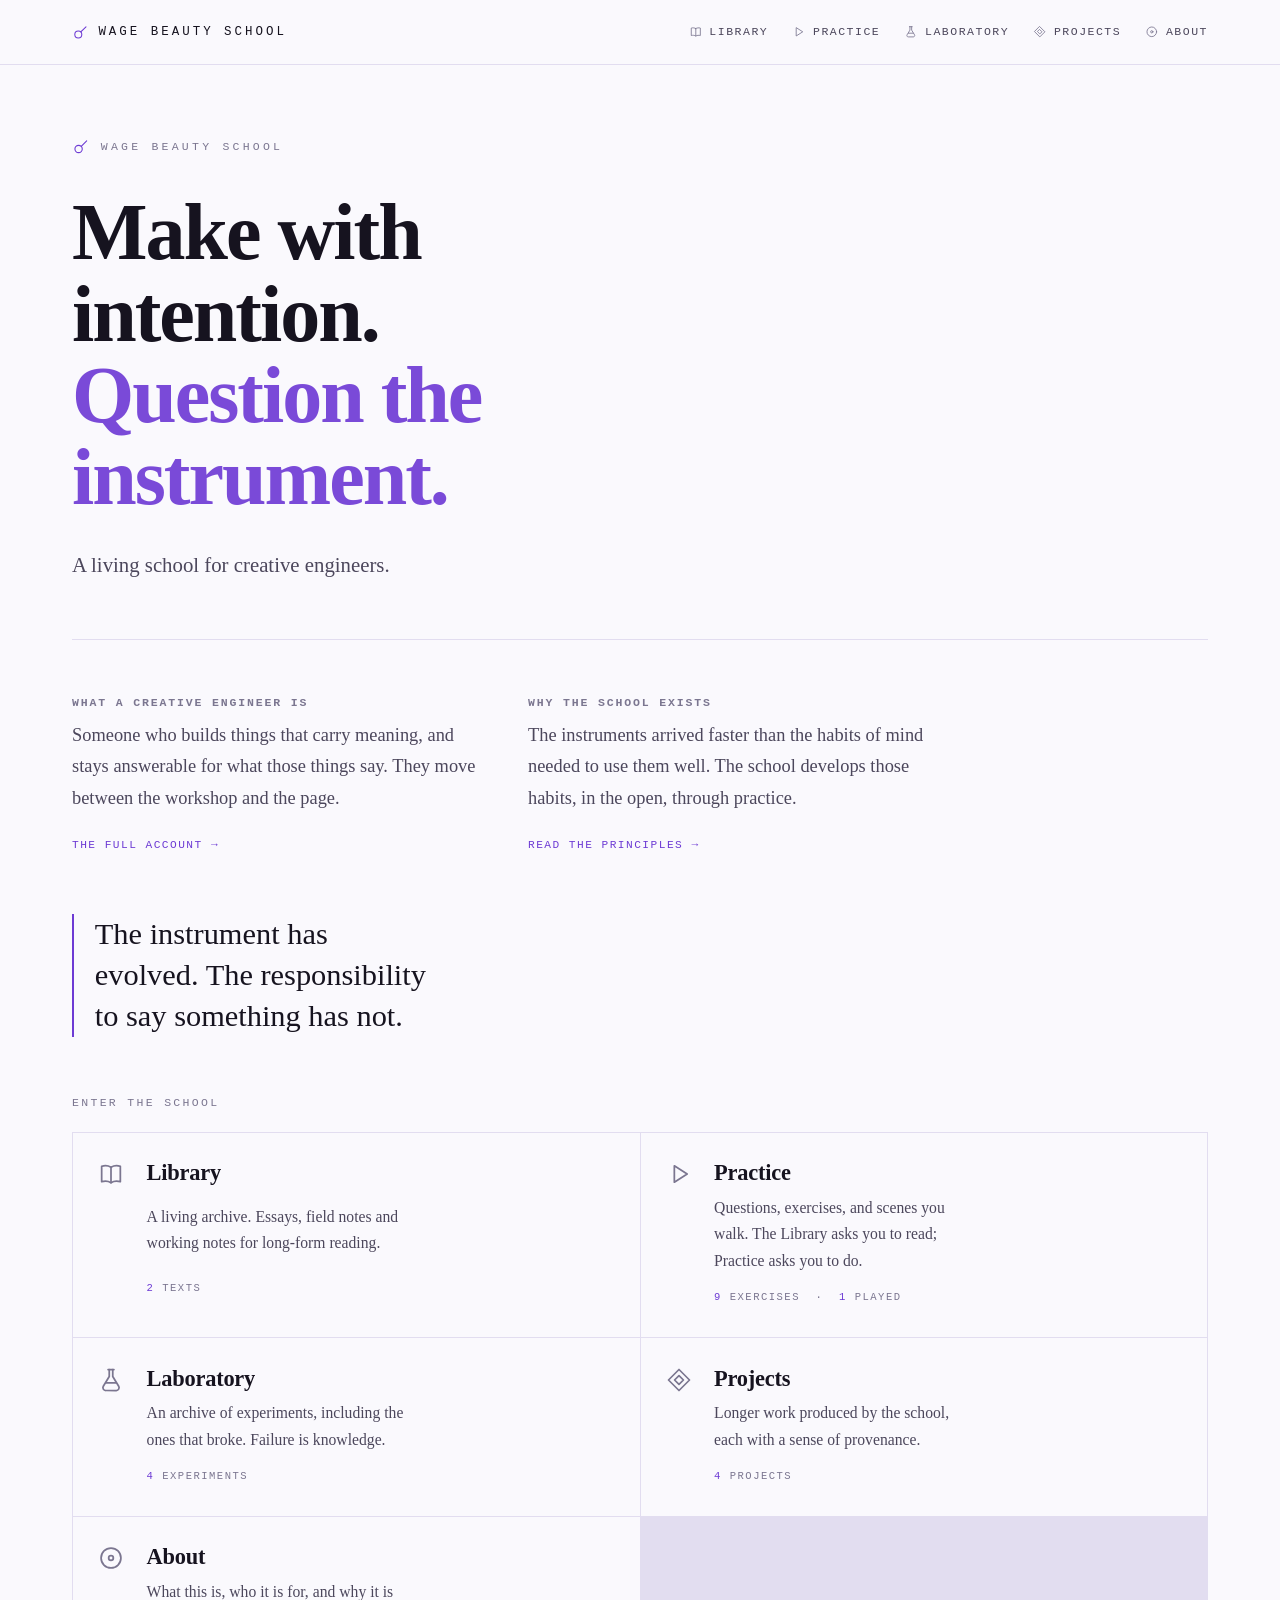
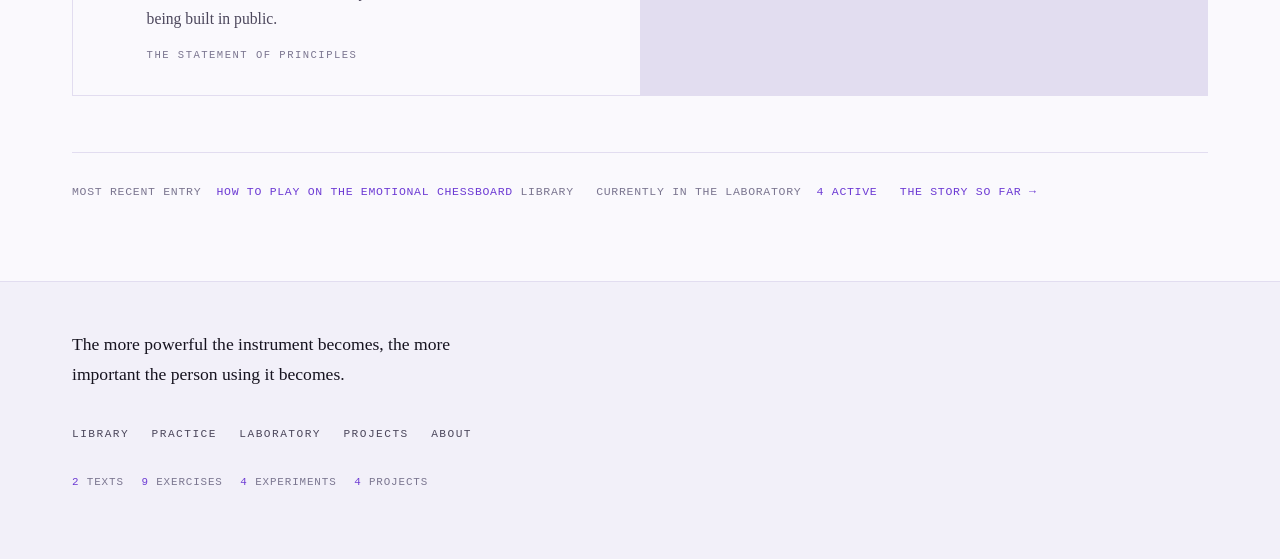
<file: index.html>
<!DOCTYPE html>
<html lang="en" class="no-js">
<head>
  <meta charset="utf-8">
  <meta name="viewport" content="width=device-width, initial-scale=1">
  <link rel="icon" href="favicon.svg" type="image/svg+xml">
  <meta name="theme-color" content="#0c0b10">
  <title>Wage Beauty School</title>
  <meta name="description" content="A living school for creative engineers — concerned with critical thinking, media literacy, emotional resilience, storytelling, systems thinking, and the responsible use of powerful instruments.">
  <link rel="stylesheet" href="css/style.css">
  <script>document.documentElement.classList.replace("no-js", "js");</script>
</head>
<body>
  <a class="skip-link" href="#main">Skip to content</a>

  <header class="site-header">
    <div class="site-header__inner">
      <a class="wordmark" href="index.html"><svg class="sigil" aria-hidden="true"><use href="#s-instrument"></use></svg>Wage Beauty School</a>
      <button class="nav-toggle" type="button" aria-expanded="false" aria-controls="site-nav">Menu</button>
      <nav class="site-nav" id="site-nav" aria-label="Primary">
        <ul>
          <li><a href="library.html"><svg class="sigil" aria-hidden="true"><use href="#s-library"></use></svg>Library</a></li>
          <li><a href="practice.html"><svg class="sigil" aria-hidden="true"><use href="#s-practice"></use></svg>Practice</a></li>
          <li><a href="laboratory.html"><svg class="sigil" aria-hidden="true"><use href="#s-laboratory"></use></svg>Laboratory</a></li>
          <li><a href="projects.html"><svg class="sigil" aria-hidden="true"><use href="#s-projects"></use></svg>Projects</a></li>
          <li><a href="about.html"><svg class="sigil" aria-hidden="true"><use href="#s-about"></use></svg>About</a></li>
        </ul>
      </nav>
    </div>
  </header>

  <main id="main">
    <div class="wrap">
      <section class="hall">
        <p class="hall__id"><svg class="sigil" aria-hidden="true"><use href="#s-instrument"></use></svg>Wage Beauty School</p>

        <h1 class="display">Make with intention.<span class="soft">Question the instrument.</span></h1>
        <p class="hall__sub">A living school for creative engineers.</p>

        <hr class="hall__pause">

        <div class="hall__idea">
          <div>
            <h2>What a creative engineer is</h2>
            <p>Someone who builds things that carry meaning, and stays answerable for
            what those things say. They move between the workshop and the page.</p>
            <a class="more" href="about.html">The full account &rarr;</a>
          </div>
          <div>
            <h2>Why the school exists</h2>
            <p>The instruments arrived faster than the habits of mind needed to use
            them well. The school develops those habits, in the open, through practice.</p>
            <a class="more" href="about.html">Read the principles &rarr;</a>
          </div>
        </div>

        <p class="hall__creed">The instrument has evolved. The responsibility to say something has not.</p>

        <p class="hall__enter">Enter the school</p>
        <nav class="rooms" aria-label="The rooms of the school">
          <a class="room" href="library.html">
            <span class="room__sigil"><svg class="sigil" aria-hidden="true"><use href="#s-library"></use></svg></span>
            <h3 class="room__name">Library</h3>
            <p class="room__line">A living archive. Essays, field notes and working notes for long-form reading.</p>
            <p class="room__count"><b data-count="library">&mdash;</b> texts</p>
          </a>
          <a class="room" href="practice.html">
            <span class="room__sigil"><svg class="sigil" aria-hidden="true"><use href="#s-practice"></use></svg></span>
            <h3 class="room__name">Practice</h3>
            <p class="room__line">Questions, exercises, and scenes you walk. The Library asks you to read; Practice asks you to do.</p>
            <p class="room__count"><b data-count="practice">&mdash;</b> exercises &nbsp;&middot;&nbsp; <b data-count="instruments">&mdash;</b> played</p>
          </a>
          <a class="room" href="laboratory.html">
            <span class="room__sigil"><svg class="sigil" aria-hidden="true"><use href="#s-laboratory"></use></svg></span>
            <h3 class="room__name">Laboratory</h3>
            <p class="room__line">An archive of experiments, including the ones that broke. Failure is knowledge.</p>
            <p class="room__count"><b data-count="laboratory">&mdash;</b> experiments</p>
          </a>
          <a class="room" href="projects.html">
            <span class="room__sigil"><svg class="sigil" aria-hidden="true"><use href="#s-projects"></use></svg></span>
            <h3 class="room__name">Projects</h3>
            <p class="room__line">Longer work produced by the school, each with a sense of provenance.</p>
            <p class="room__count"><b data-count="projects">&mdash;</b> projects</p>
          </a>
          <a class="room" href="about.html">
            <span class="room__sigil"><svg class="sigil" aria-hidden="true"><use href="#s-about"></use></svg></span>
            <h3 class="room__name">About</h3>
            <p class="room__line">What this is, who it is for, and why it is being built in public.</p>
            <p class="room__count">The statement of principles</p>
          </a>
        </nav>

        <div class="hall__depth">
          <span data-recent>Most recent entry &nbsp;<b data-recent-title>&mdash;</b> <span data-recent-where></span></span>
          <span>Currently in the laboratory &nbsp;<b><span data-lab-active>&mdash;</span> active</b></span>
          <span><a href="about.html">The story so far &rarr;</a></span>
        </div>
      </section>
    </div>
  </main>

  <footer class="site-footer">
    <div class="site-footer__inner">
      <p class="creed">The more powerful the instrument becomes, the more important the person using it becomes.</p>
      <nav aria-label="Footer">
        <ul>
          <li><a href="library.html">Library</a></li>
          <li><a href="practice.html">Practice</a></li>
          <li><a href="laboratory.html">Laboratory</a></li>
          <li><a href="projects.html">Projects</a></li>
          <li><a href="about.html">About</a></li>
        </ul>
      </nav>
      <p class="pulse" data-pulse><span>Wage Beauty School &middot; a living school for creative engineers</span></p>
    </div>
  </footer>

  <script src="js/sigils.js"></script>
  <script src="js/data.js"></script>
  <script src="js/pulse.js"></script>
  <script src="js/main.js"></script>
</body>
</html>
</file>
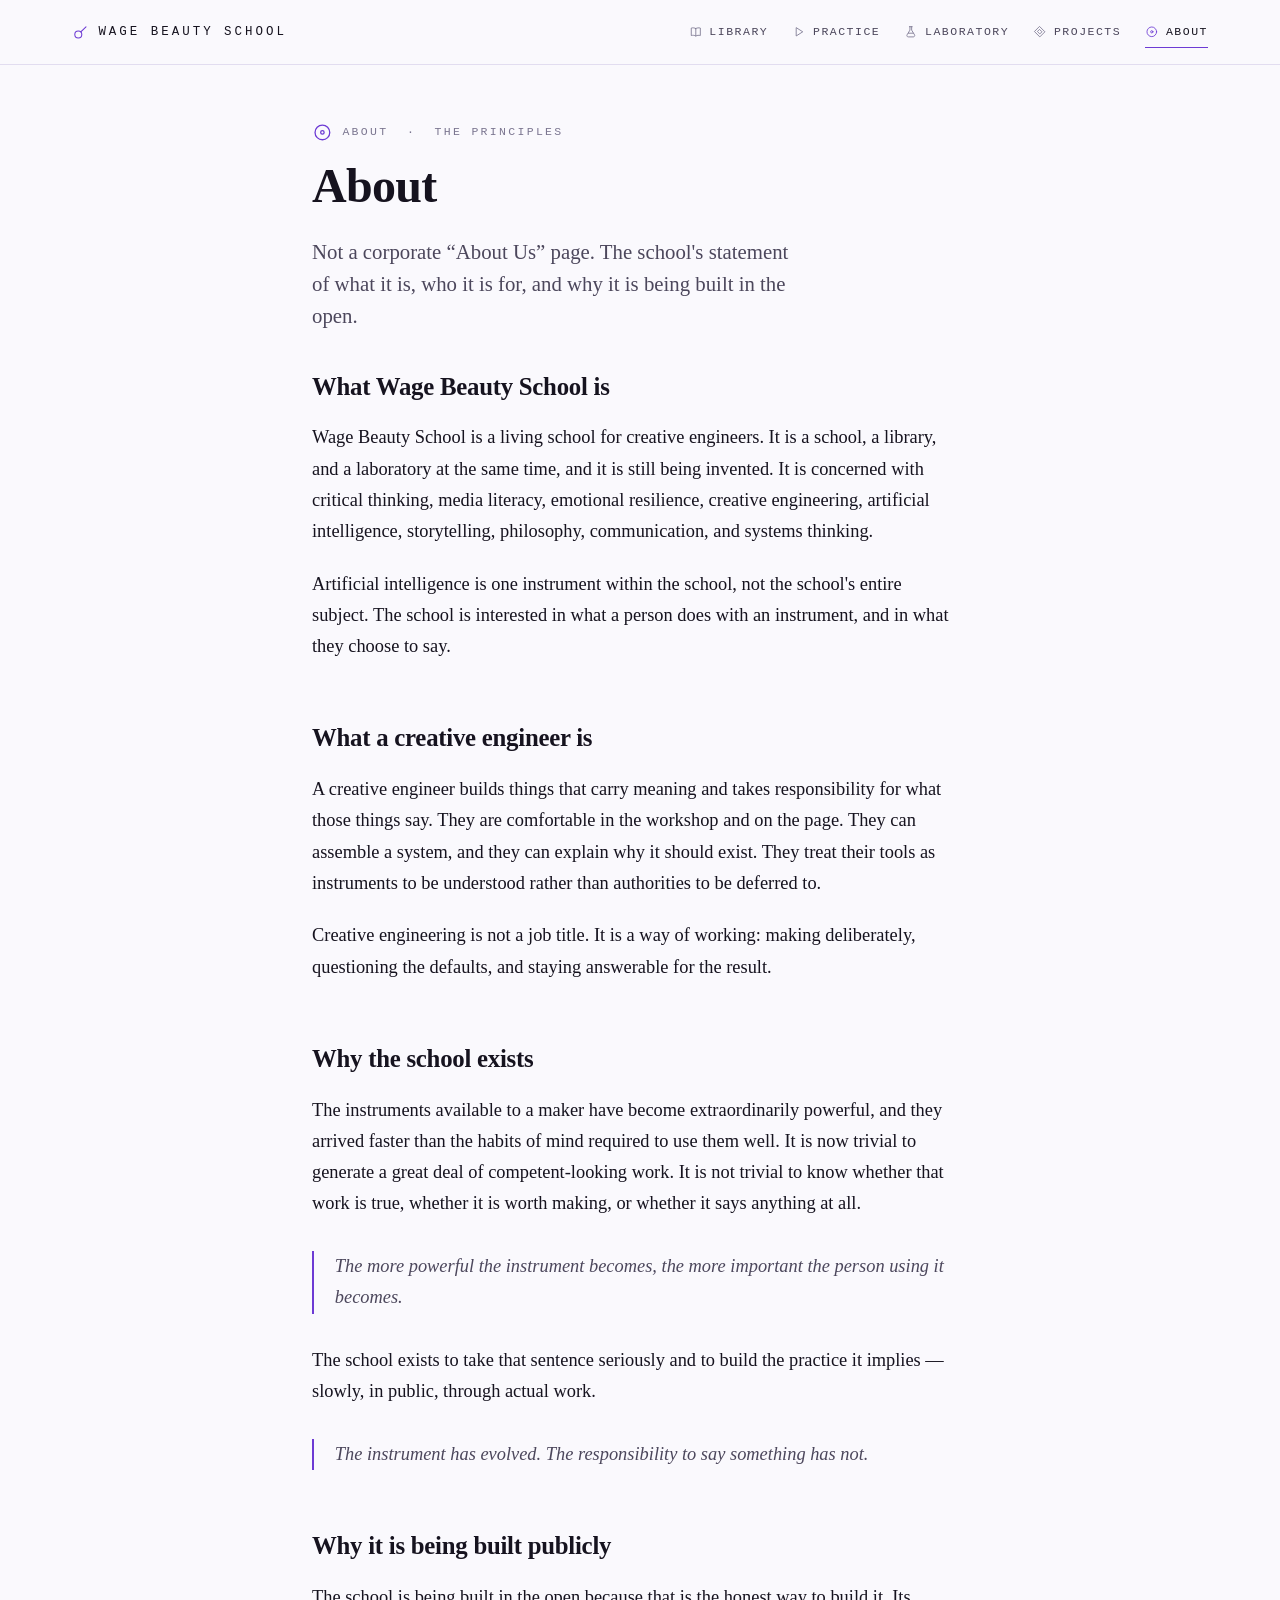
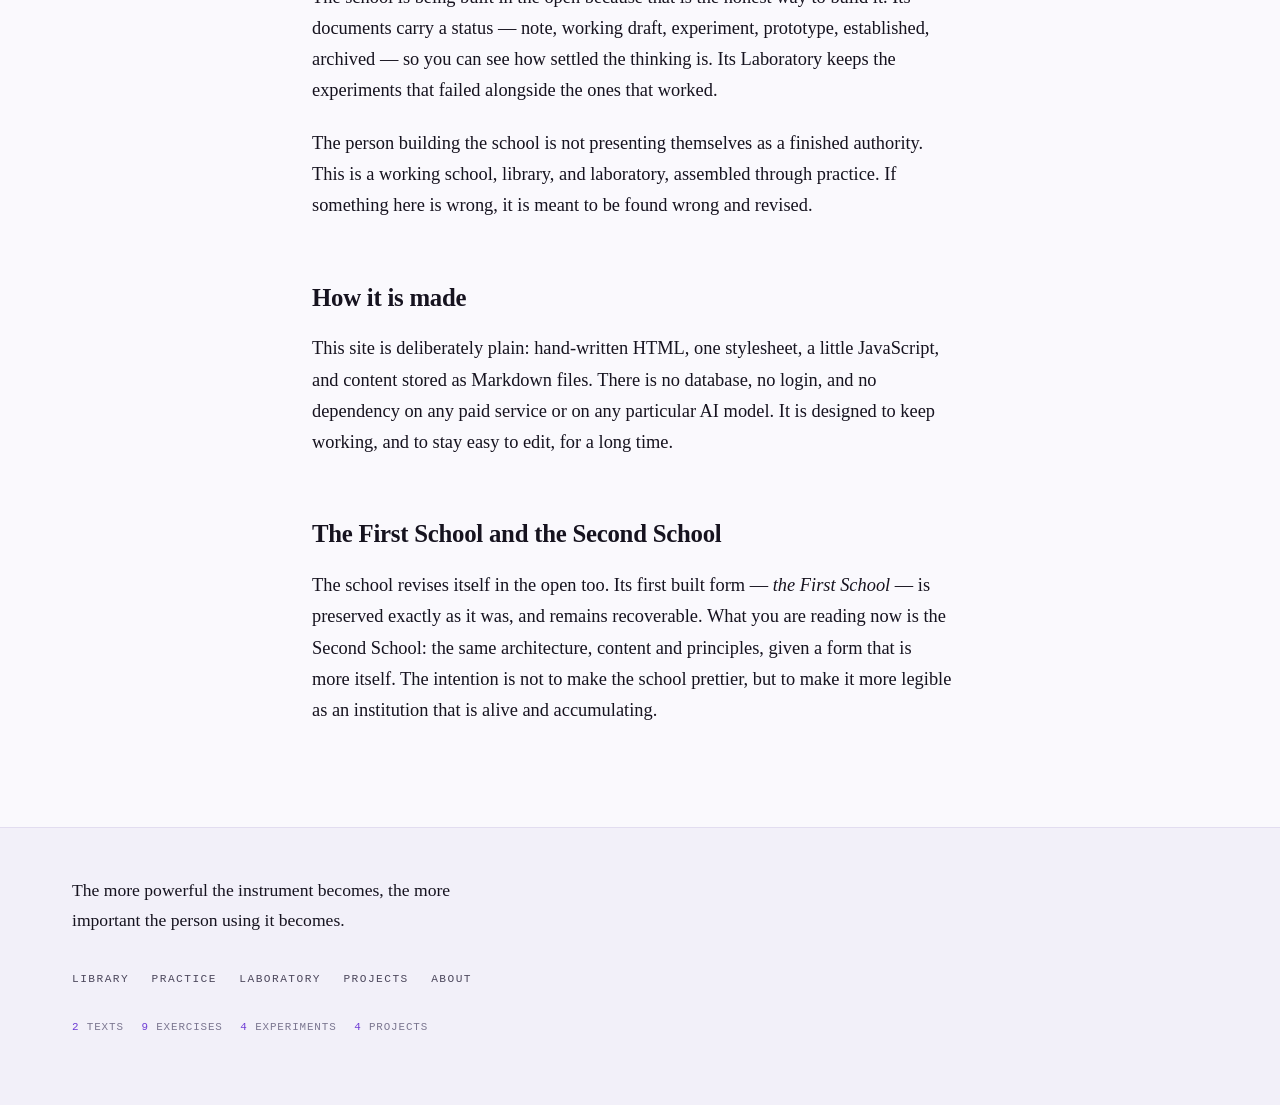
<file: about.html>
<!DOCTYPE html>
<html lang="en" class="no-js">
<head>
  <meta charset="utf-8">
  <meta name="viewport" content="width=device-width, initial-scale=1">
  <link rel="icon" href="favicon.svg" type="image/svg+xml">
  <meta name="theme-color" content="#0c0b10">
  <title>About — Wage Beauty School</title>
  <meta name="description" content="What Wage Beauty School is, what a creative engineer is, why the school exists, and why it is being built in public. The school's statement of principles.">
  <link rel="stylesheet" href="css/style.css">
  <script>document.documentElement.classList.replace("no-js", "js");</script>
</head>
<body>
  <a class="skip-link" href="#main">Skip to content</a>

  <header class="site-header">
    <div class="site-header__inner">
      <a class="wordmark" href="index.html"><svg class="sigil" aria-hidden="true"><use href="#s-instrument"></use></svg>Wage Beauty School</a>
      <button class="nav-toggle" type="button" aria-expanded="false" aria-controls="site-nav">Menu</button>
      <nav class="site-nav" id="site-nav" aria-label="Primary">
        <ul>
          <li><a href="library.html"><svg class="sigil" aria-hidden="true"><use href="#s-library"></use></svg>Library</a></li>
          <li><a href="practice.html"><svg class="sigil" aria-hidden="true"><use href="#s-practice"></use></svg>Practice</a></li>
          <li><a href="laboratory.html"><svg class="sigil" aria-hidden="true"><use href="#s-laboratory"></use></svg>Laboratory</a></li>
          <li><a href="projects.html"><svg class="sigil" aria-hidden="true"><use href="#s-projects"></use></svg>Projects</a></li>
          <li><a href="about.html" aria-current="page"><svg class="sigil" aria-hidden="true"><use href="#s-about"></use></svg>About</a></li>
        </ul>
      </nav>
    </div>
  </header>

  <main id="main">
    <div class="wrap wrap--reading">
      <div class="page-head">
        <p class="room-tab"><svg class="sigil" aria-hidden="true"><use href="#s-about"></use></svg><span>About &nbsp;·&nbsp; the principles</span></p>
        <h1>About</h1>
        <p class="lede">Not a corporate &ldquo;About Us&rdquo; page. The school's statement of
        what it is, who it is for, and why it is being built in the open.</p>
      </div>

      <div class="prose">
        <h2>What Wage Beauty School is</h2>
        <p>Wage Beauty School is a living school for creative engineers. It is a school, a
        library, and a laboratory at the same time, and it is still being invented. It is
        concerned with critical thinking, media literacy, emotional resilience, creative
        engineering, artificial intelligence, storytelling, philosophy, communication, and
        systems thinking.</p>
        <p>Artificial intelligence is one instrument within the school, not the school's
        entire subject. The school is interested in what a person does with an instrument,
        and in what they choose to say.</p>

        <h2>What a creative engineer is</h2>
        <p>A creative engineer builds things that carry meaning and takes responsibility for
        what those things say. They are comfortable in the workshop and on the page. They can
        assemble a system, and they can explain why it should exist. They treat their tools
        as instruments to be understood rather than authorities to be deferred to.</p>
        <p>Creative engineering is not a job title. It is a way of working: making
        deliberately, questioning the defaults, and staying answerable for the result.</p>

        <h2>Why the school exists</h2>
        <p>The instruments available to a maker have become extraordinarily powerful, and
        they arrived faster than the habits of mind required to use them well. It is now
        trivial to generate a great deal of competent-looking work. It is not trivial to know
        whether that work is true, whether it is worth making, or whether it says anything at
        all.</p>
        <blockquote>The more powerful the instrument becomes, the more important the person
        using it becomes.</blockquote>
        <p>The school exists to take that sentence seriously and to build the practice it
        implies — slowly, in public, through actual work.</p>
        <blockquote>The instrument has evolved. The responsibility to say something has
        not.</blockquote>

        <h2>Why it is being built publicly</h2>
        <p>The school is being built in the open because that is the honest way to build it.
        Its documents carry a status — note, working draft, experiment, prototype,
        established, archived — so you can see how settled the thinking is. Its Laboratory
        keeps the experiments that failed alongside the ones that worked.</p>
        <p>The person building the school is not presenting themselves as a finished
        authority. This is a working school, library, and laboratory, assembled through
        practice. If something here is wrong, it is meant to be found wrong and revised.</p>

        <h2>How it is made</h2>
        <p>This site is deliberately plain: hand-written HTML, one stylesheet, a little
        JavaScript, and content stored as Markdown files. There is no database, no login, and
        no dependency on any paid service or on any particular AI model. It is designed to
        keep working, and to stay easy to edit, for a long time.</p>

        <h2>The First School and the Second School</h2>
        <p>The school revises itself in the open too. Its first built form — <em>the First
        School</em> — is preserved exactly as it was, and remains recoverable. What you are
        reading now is the Second School: the same architecture, content and principles,
        given a form that is more itself. The intention is not to make the school prettier,
        but to make it more legible as an institution that is alive and accumulating.</p>
      </div>
    </div>
  </main>

  <footer class="site-footer">
    <div class="site-footer__inner">
      <p class="creed">The more powerful the instrument becomes, the more important the person using it becomes.</p>
      <nav aria-label="Footer">
        <ul>
          <li><a href="library.html">Library</a></li>
          <li><a href="practice.html">Practice</a></li>
          <li><a href="laboratory.html">Laboratory</a></li>
          <li><a href="projects.html">Projects</a></li>
          <li><a href="about.html">About</a></li>
        </ul>
      </nav>
      <p class="pulse" data-pulse><span>Wage Beauty School &middot; a living school for creative engineers</span></p>
    </div>
  </footer>

  <script src="js/sigils.js"></script>
  <script src="js/data.js"></script>
  <script src="js/pulse.js"></script>
  <script src="js/main.js"></script>
</body>
</html>
</file>
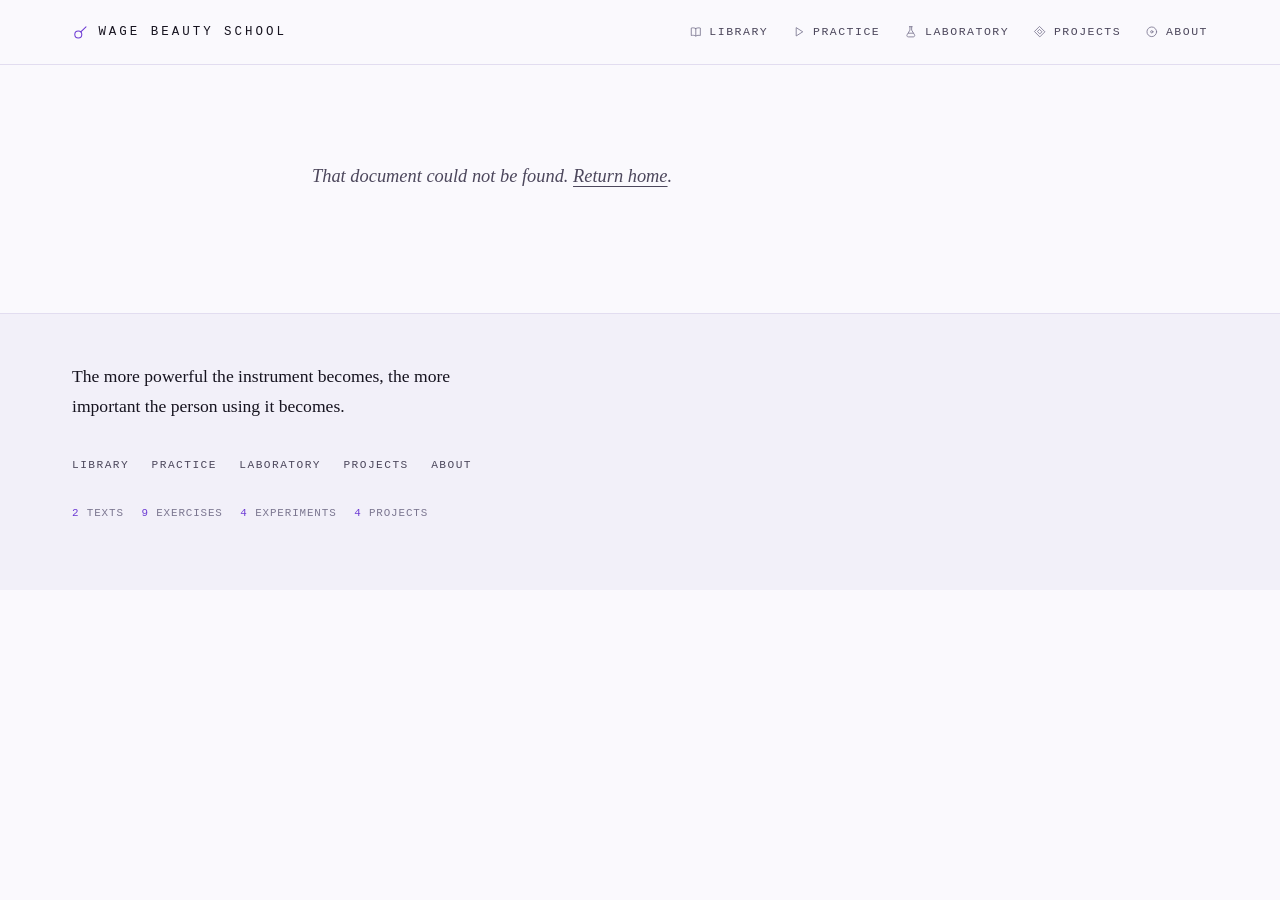
<file: entry.html>
<!DOCTYPE html>
<html lang="en" class="no-js">
<head>
  <meta charset="utf-8">
  <meta name="viewport" content="width=device-width, initial-scale=1">
  <link rel="icon" href="favicon.svg" type="image/svg+xml">
  <meta name="theme-color" content="#0c0b10">
  <title>Wage Beauty School</title>
  <meta name="description" content="A document from Wage Beauty School.">
  <link rel="stylesheet" href="css/style.css">
  <script>document.documentElement.classList.replace("no-js", "js");</script>
</head>
<body>
  <a class="skip-link" href="#main">Skip to content</a>

  <header class="site-header">
    <div class="site-header__inner">
      <a class="wordmark" href="index.html"><svg class="sigil" aria-hidden="true"><use href="#s-instrument"></use></svg>Wage Beauty School</a>
      <button class="nav-toggle" type="button" aria-expanded="false" aria-controls="site-nav">Menu</button>
      <nav class="site-nav" id="site-nav" aria-label="Primary">
        <ul>
          <li><a href="library.html"><svg class="sigil" aria-hidden="true"><use href="#s-library"></use></svg>Library</a></li>
          <li><a href="practice.html"><svg class="sigil" aria-hidden="true"><use href="#s-practice"></use></svg>Practice</a></li>
          <li><a href="laboratory.html"><svg class="sigil" aria-hidden="true"><use href="#s-laboratory"></use></svg>Laboratory</a></li>
          <li><a href="projects.html"><svg class="sigil" aria-hidden="true"><use href="#s-projects"></use></svg>Projects</a></li>
          <li><a href="about.html"><svg class="sigil" aria-hidden="true"><use href="#s-about"></use></svg>About</a></li>
        </ul>
      </nav>
    </div>
  </header>

  <main id="main">
    <div class="wrap wrap--reading">
      <noscript>
        <p class="muted">This reader needs JavaScript to assemble the document. You can read
        the Markdown source directly under <a href="content/">content/</a>.</p>
      </noscript>
      <article id="entry">
        <p class="muted">Loading…</p>
      </article>
    </div>
  </main>

  <footer class="site-footer">
    <div class="site-footer__inner">
      <p class="creed">The more powerful the instrument becomes, the more important the person using it becomes.</p>
      <nav aria-label="Footer">
        <ul>
          <li><a href="library.html">Library</a></li>
          <li><a href="practice.html">Practice</a></li>
          <li><a href="laboratory.html">Laboratory</a></li>
          <li><a href="projects.html">Projects</a></li>
          <li><a href="about.html">About</a></li>
        </ul>
      </nav>
      <p class="pulse" data-pulse><span>Wage Beauty School &middot; a living school for creative engineers</span></p>
    </div>
  </footer>

  <script src="js/sigils.js"></script>
  <script src="vendor/marked.min.js"></script>
  <script src="js/data.js"></script>
  <script src="js/entry.js"></script>
  <script src="js/pulse.js"></script>
  <script src="js/main.js"></script>
</body>
</html>
</file>
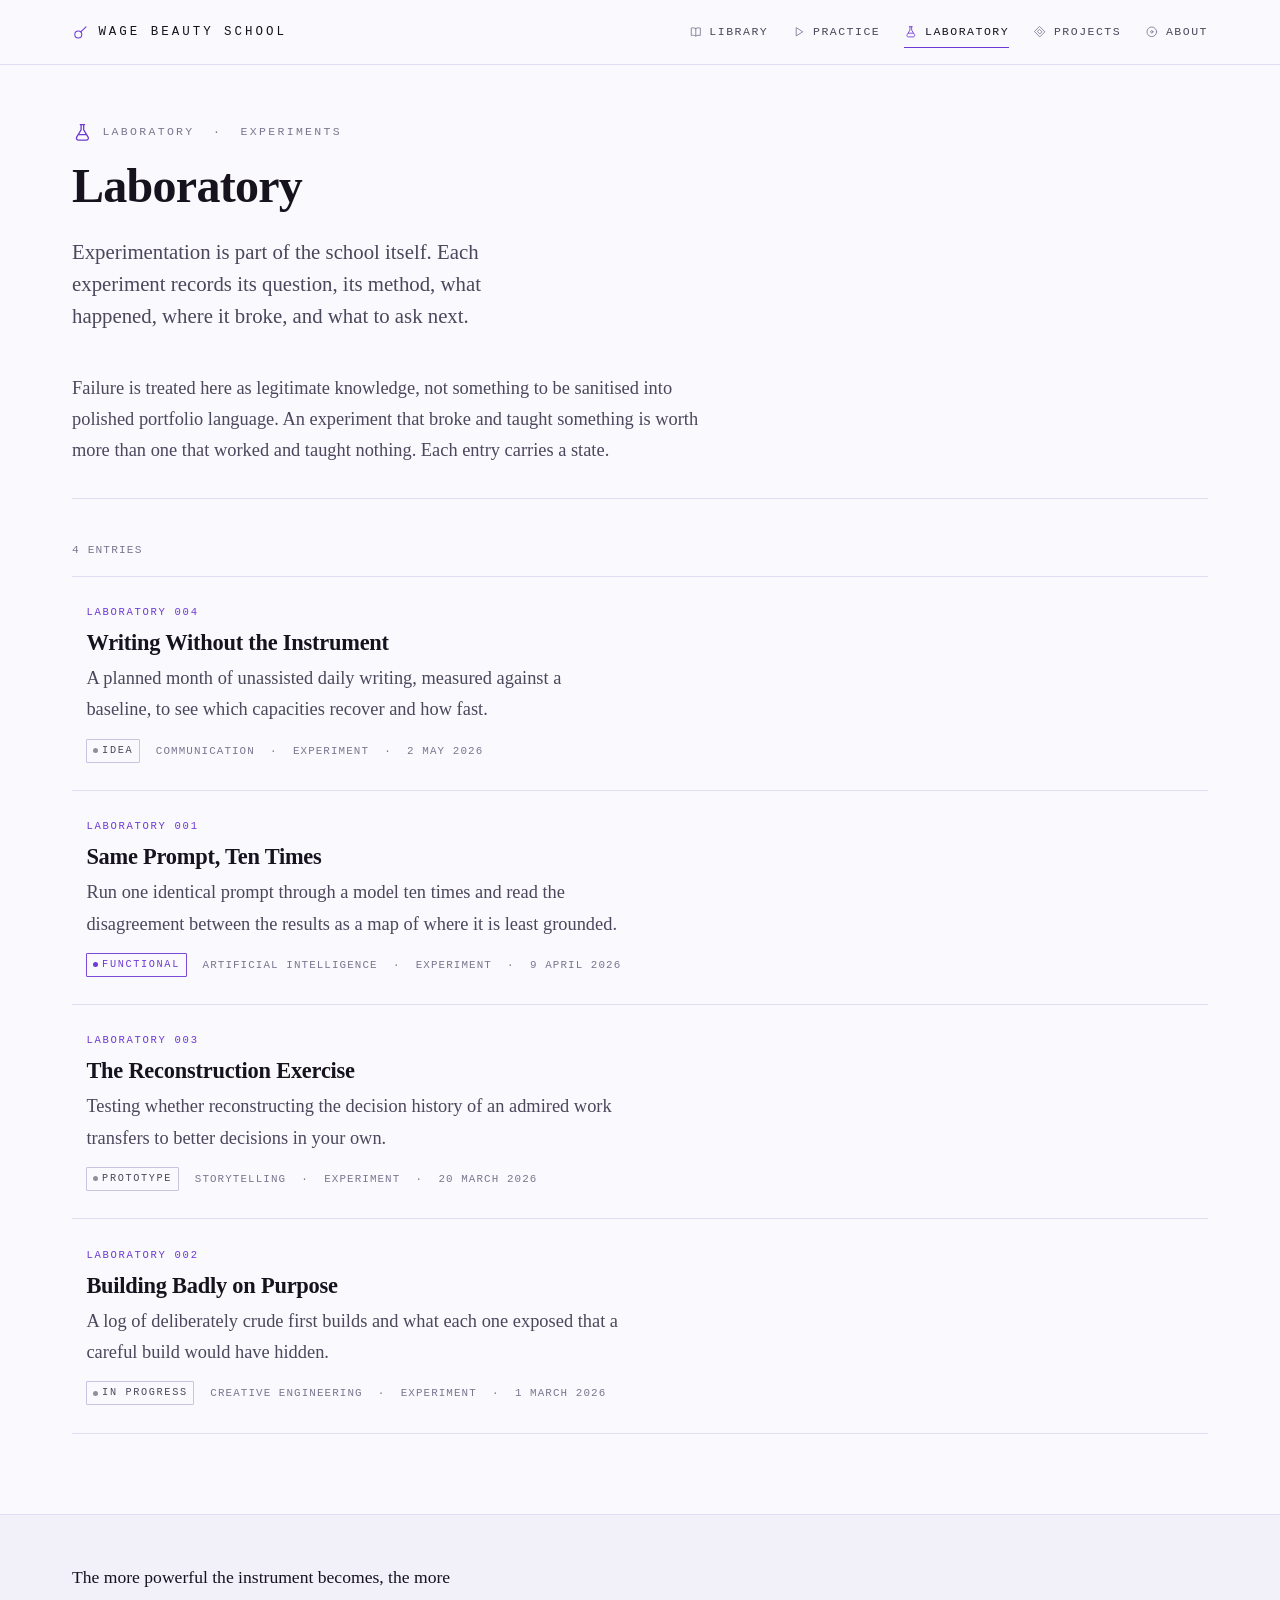
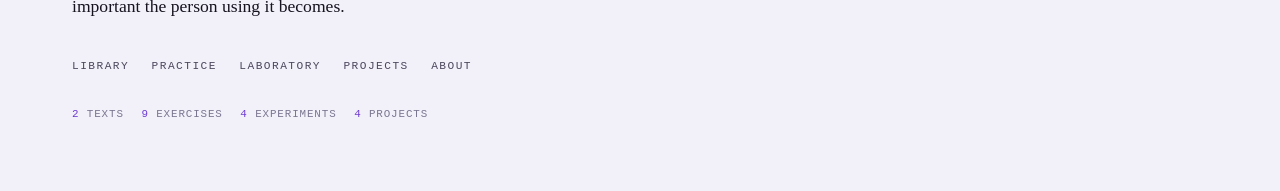
<file: laboratory.html>
<!DOCTYPE html>
<html lang="en" class="no-js">
<head>
  <meta charset="utf-8">
  <meta name="viewport" content="width=device-width, initial-scale=1">
  <link rel="icon" href="favicon.svg" type="image/svg+xml">
  <meta name="theme-color" content="#0c0b10">
  <title>Laboratory — Wage Beauty School</title>
  <meta name="description" content="The Laboratory is Wage Beauty School's archive of experiments — question, method, tools, result, observations, failure points, and the next question. Failure is legitimate knowledge.">
  <link rel="stylesheet" href="css/style.css">
  <script>document.documentElement.classList.replace("no-js", "js");</script>
</head>
<body>
  <a class="skip-link" href="#main">Skip to content</a>

  <header class="site-header">
    <div class="site-header__inner">
      <a class="wordmark" href="index.html"><svg class="sigil" aria-hidden="true"><use href="#s-instrument"></use></svg>Wage Beauty School</a>
      <button class="nav-toggle" type="button" aria-expanded="false" aria-controls="site-nav">Menu</button>
      <nav class="site-nav" id="site-nav" aria-label="Primary">
        <ul>
          <li><a href="library.html"><svg class="sigil" aria-hidden="true"><use href="#s-library"></use></svg>Library</a></li>
          <li><a href="practice.html"><svg class="sigil" aria-hidden="true"><use href="#s-practice"></use></svg>Practice</a></li>
          <li><a href="laboratory.html" aria-current="page"><svg class="sigil" aria-hidden="true"><use href="#s-laboratory"></use></svg>Laboratory</a></li>
          <li><a href="projects.html"><svg class="sigil" aria-hidden="true"><use href="#s-projects"></use></svg>Projects</a></li>
          <li><a href="about.html"><svg class="sigil" aria-hidden="true"><use href="#s-about"></use></svg>About</a></li>
        </ul>
      </nav>
    </div>
  </header>

  <main id="main">
    <div class="wrap">
      <div class="page-head">
        <p class="room-tab"><svg class="sigil" aria-hidden="true"><use href="#s-laboratory"></use></svg><span>Laboratory &nbsp;·&nbsp; experiments</span></p>
        <h1>Laboratory</h1>
        <p class="lede">Experimentation is part of the school itself. Each experiment records
        its question, its method, what happened, where it broke, and what to ask next.</p>
      </div>

      <div class="archive-intro">
        <p>Failure is treated here as legitimate knowledge, not something to be sanitised
        into polished portfolio language. An experiment that broke and taught something is
        worth more than one that worked and taught nothing. Each entry carries a state.</p>
      </div>

      <noscript>
        <p class="muted">This index needs JavaScript. The experiments are plain Markdown in
        <a href="content/laboratory/">content/laboratory/</a>.</p>
      </noscript>

      <div id="listing" data-collection="laboratory"></div>
    </div>
  </main>

  <footer class="site-footer">
    <div class="site-footer__inner">
      <p class="creed">The more powerful the instrument becomes, the more important the person using it becomes.</p>
      <nav aria-label="Footer">
        <ul>
          <li><a href="library.html">Library</a></li>
          <li><a href="practice.html">Practice</a></li>
          <li><a href="laboratory.html">Laboratory</a></li>
          <li><a href="projects.html">Projects</a></li>
          <li><a href="about.html">About</a></li>
        </ul>
      </nav>
      <p class="pulse" data-pulse><span>Wage Beauty School &middot; a living school for creative engineers</span></p>
    </div>
  </footer>

  <script src="js/sigils.js"></script>
  <script src="js/data.js"></script>
  <script src="js/collection.js"></script>
  <script src="js/pulse.js"></script>
  <script src="js/main.js"></script>
</body>
</html>
</file>
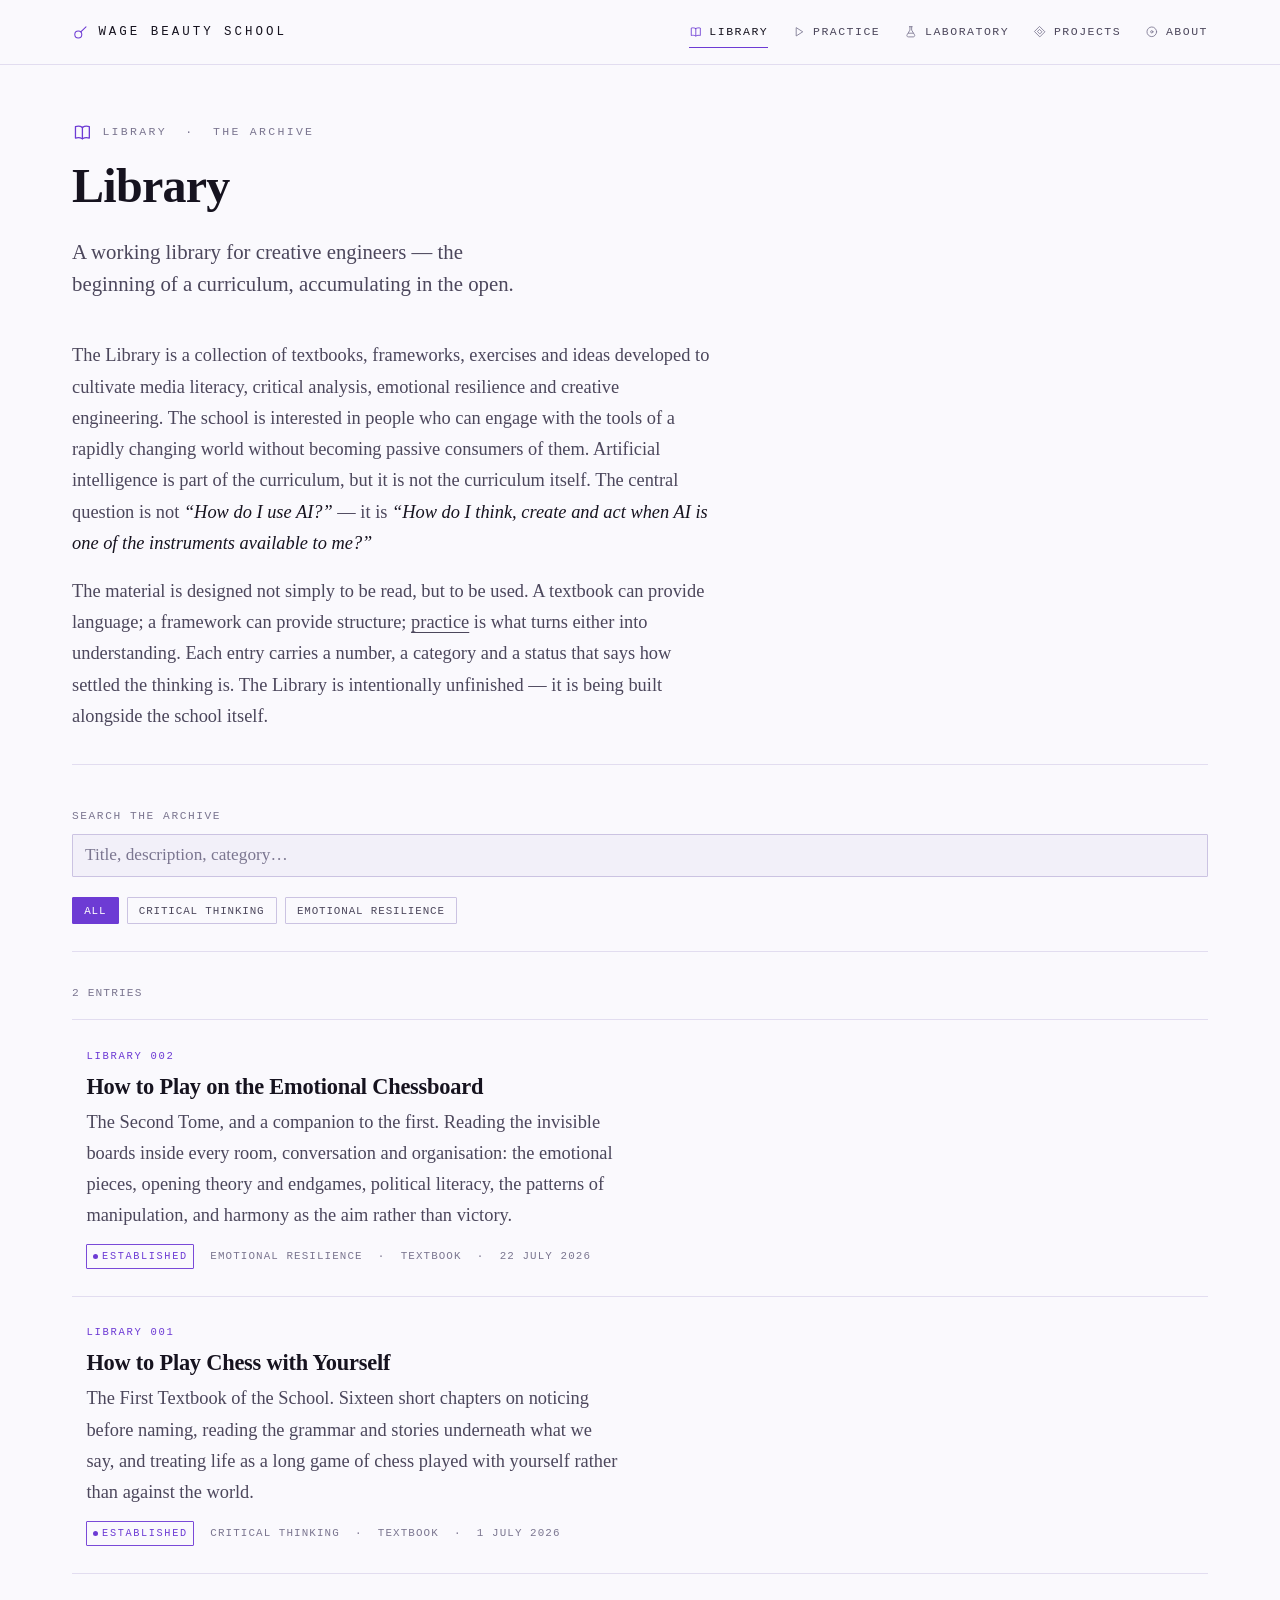
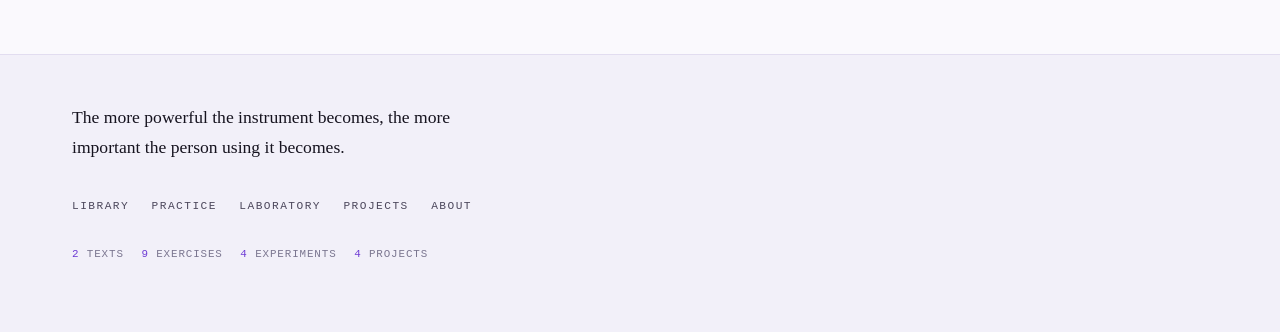
<file: library.html>
<!DOCTYPE html>
<html lang="en" class="no-js">
<head>
  <meta charset="utf-8">
  <meta name="viewport" content="width=device-width, initial-scale=1">
  <link rel="icon" href="favicon.svg" type="image/svg+xml">
  <meta name="theme-color" content="#0c0b10">
  <title>Library — Wage Beauty School</title>
  <meta name="description" content="The digital library of Wage Beauty School: a living archive of essays, textbooks and working notes on emotional resilience, media literacy, critical thinking, creative engineering, and more.">
  <link rel="stylesheet" href="css/style.css">
  <script>document.documentElement.classList.replace("no-js", "js");</script>
</head>
<body>
  <a class="skip-link" href="#main">Skip to content</a>

  <header class="site-header">
    <div class="site-header__inner">
      <a class="wordmark" href="index.html"><svg class="sigil" aria-hidden="true"><use href="#s-instrument"></use></svg>Wage Beauty School</a>
      <button class="nav-toggle" type="button" aria-expanded="false" aria-controls="site-nav">Menu</button>
      <nav class="site-nav" id="site-nav" aria-label="Primary">
        <ul>
          <li><a href="library.html" aria-current="page"><svg class="sigil" aria-hidden="true"><use href="#s-library"></use></svg>Library</a></li>
          <li><a href="practice.html"><svg class="sigil" aria-hidden="true"><use href="#s-practice"></use></svg>Practice</a></li>
          <li><a href="laboratory.html"><svg class="sigil" aria-hidden="true"><use href="#s-laboratory"></use></svg>Laboratory</a></li>
          <li><a href="projects.html"><svg class="sigil" aria-hidden="true"><use href="#s-projects"></use></svg>Projects</a></li>
          <li><a href="about.html"><svg class="sigil" aria-hidden="true"><use href="#s-about"></use></svg>About</a></li>
        </ul>
      </nav>
    </div>
  </header>

  <main id="main">
    <div class="wrap">
      <div class="page-head">
        <p class="room-tab"><svg class="sigil" aria-hidden="true"><use href="#s-library"></use></svg><span>Library &nbsp;·&nbsp; the archive</span></p>
        <h1>Library</h1>
        <p class="lede">A working library for creative engineers — the beginning of a
        curriculum, accumulating in the open.</p>
      </div>

      <div class="archive-intro">
        <p>The Library is a collection of textbooks, frameworks, exercises and ideas
        developed to cultivate media literacy, critical analysis, emotional resilience and
        creative engineering. The school is interested in people who can engage with the
        tools of a rapidly changing world without becoming passive consumers of them.
        Artificial intelligence is part of the curriculum, but it is not the curriculum
        itself. The central question is not <em>“How do I use AI?”</em> — it is
        <em>“How do I think, create and act when AI is one of the instruments available to
        me?”</em></p>

        <p>The material is designed not simply to be read, but to be used. A textbook can
        provide language; a framework can provide structure; <a href="practice.html">practice</a>
        is what turns either into understanding. Each entry carries a number, a category and
        a status that says how settled the thinking is. The Library is intentionally
        unfinished — it is being built alongside the school itself.</p>
      </div>

      <noscript>
        <p class="muted">The archive index needs JavaScript to search and filter.
        You can still browse the raw documents in
        <a href="content/library/">content/library/</a>.</p>
      </noscript>

      <div id="listing" data-collection="library" data-search="true"></div>
    </div>
  </main>

  <footer class="site-footer">
    <div class="site-footer__inner">
      <p class="creed">The more powerful the instrument becomes, the more important the person using it becomes.</p>
      <nav aria-label="Footer">
        <ul>
          <li><a href="library.html">Library</a></li>
          <li><a href="practice.html">Practice</a></li>
          <li><a href="laboratory.html">Laboratory</a></li>
          <li><a href="projects.html">Projects</a></li>
          <li><a href="about.html">About</a></li>
        </ul>
      </nav>
      <p class="pulse" data-pulse><span>Wage Beauty School &middot; a living school for creative engineers</span></p>
    </div>
  </footer>

  <script src="js/sigils.js"></script>
  <script src="js/data.js"></script>
  <script src="js/collection.js"></script>
  <script src="js/pulse.js"></script>
  <script src="js/main.js"></script>
</body>
</html>
</file>
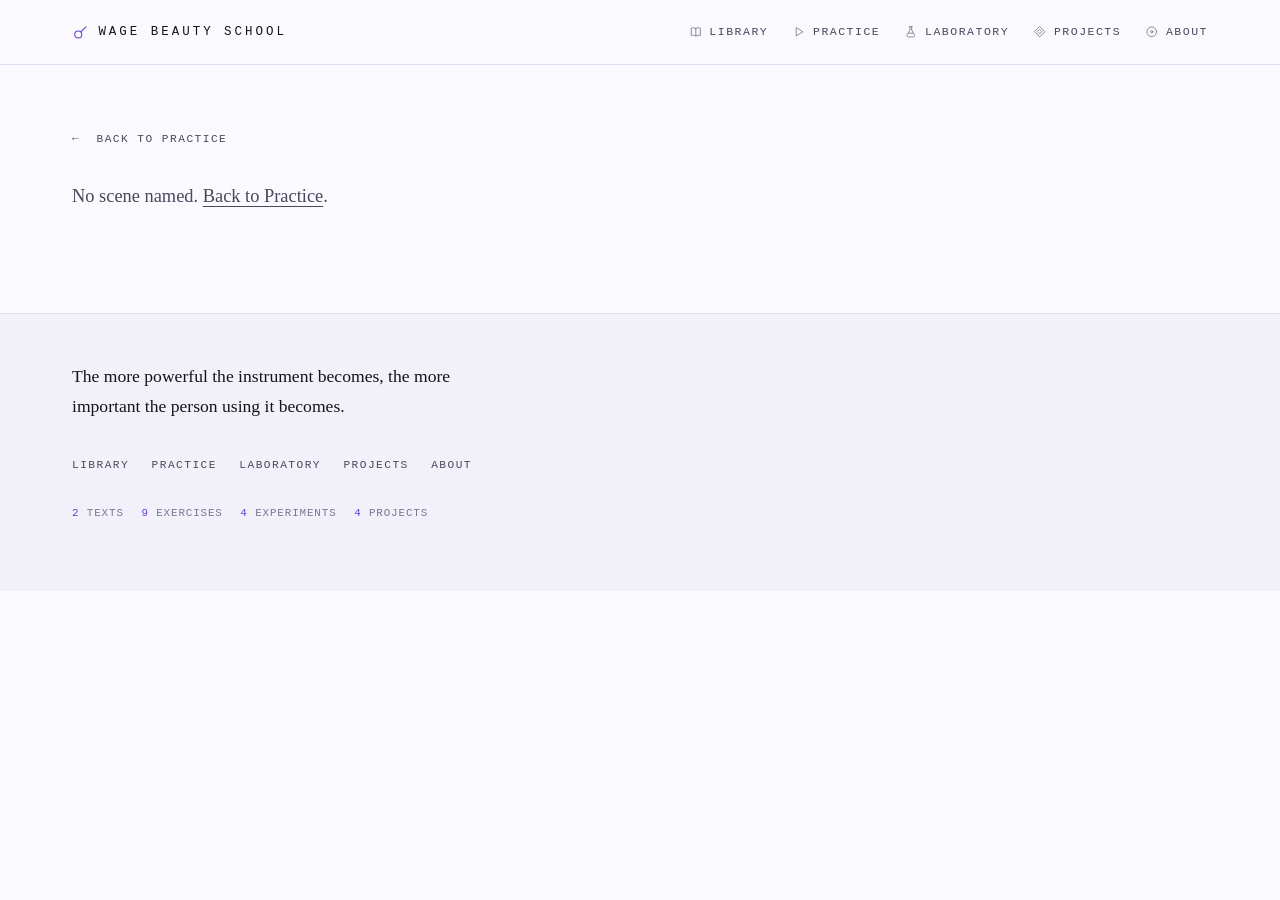
<file: play.html>
<!DOCTYPE html>
<html lang="en" class="no-js">
<head>
  <meta charset="utf-8">
  <meta name="viewport" content="width=device-width, initial-scale=1">
  <link rel="icon" href="favicon.svg" type="image/svg+xml">
  <meta name="theme-color" content="#0c0b10">
  <title>A played scene — Wage Beauty School</title>
  <meta name="description" content="A played scene from Wage Beauty School: a small emotional-chessboard game. You act, the board shifts, the Dark Jester names it.">
  <link rel="stylesheet" href="css/style.css">
  <script>document.documentElement.classList.replace("no-js", "js");</script>
</head>
<body>
  <a class="skip-link" href="#main">Skip to content</a>

  <header class="site-header">
    <div class="site-header__inner">
      <a class="wordmark" href="index.html"><svg class="sigil" aria-hidden="true"><use href="#s-instrument"></use></svg>Wage Beauty School</a>
      <button class="nav-toggle" type="button" aria-expanded="false" aria-controls="site-nav">Menu</button>
      <nav class="site-nav" id="site-nav" aria-label="Primary">
        <ul>
          <li><a href="library.html"><svg class="sigil" aria-hidden="true"><use href="#s-library"></use></svg>Library</a></li>
          <li><a href="practice.html"><svg class="sigil" aria-hidden="true"><use href="#s-practice"></use></svg>Practice</a></li>
          <li><a href="laboratory.html"><svg class="sigil" aria-hidden="true"><use href="#s-laboratory"></use></svg>Laboratory</a></li>
          <li><a href="projects.html"><svg class="sigil" aria-hidden="true"><use href="#s-projects"></use></svg>Projects</a></li>
          <li><a href="about.html"><svg class="sigil" aria-hidden="true"><use href="#s-about"></use></svg>About</a></li>
        </ul>
      </nav>
    </div>
  </header>

  <main id="main">
    <div class="wrap">
      <a class="back-link" href="practice.html">Back to Practice</a>
      <noscript>
        <p class="muted">A played scene needs JavaScript. The thinking behind it is in
        <a href="entry.html?c=projects&id=shorigan&doc=the-eye-of-integration">How to Play on the Emotional Chessboard</a>.</p>
      </noscript>
      <div id="instrument"><p class="muted">Setting the board…</p></div>
    </div>
  </main>

  <footer class="site-footer">
    <div class="site-footer__inner">
      <p class="creed">The more powerful the instrument becomes, the more important the person using it becomes.</p>
      <nav aria-label="Footer">
        <ul>
          <li><a href="library.html">Library</a></li>
          <li><a href="practice.html">Practice</a></li>
          <li><a href="laboratory.html">Laboratory</a></li>
          <li><a href="projects.html">Projects</a></li>
          <li><a href="about.html">About</a></li>
        </ul>
      </nav>
      <p class="pulse" data-pulse><span>Wage Beauty School &middot; a living school for creative engineers</span></p>
    </div>
  </footer>

  <script src="js/sigils.js"></script>
  <script src="js/data.js"></script>
  <script src="js/instrument.js"></script>
  <script src="js/pulse.js"></script>
  <script src="js/main.js"></script>
</body>
</html>
</file>
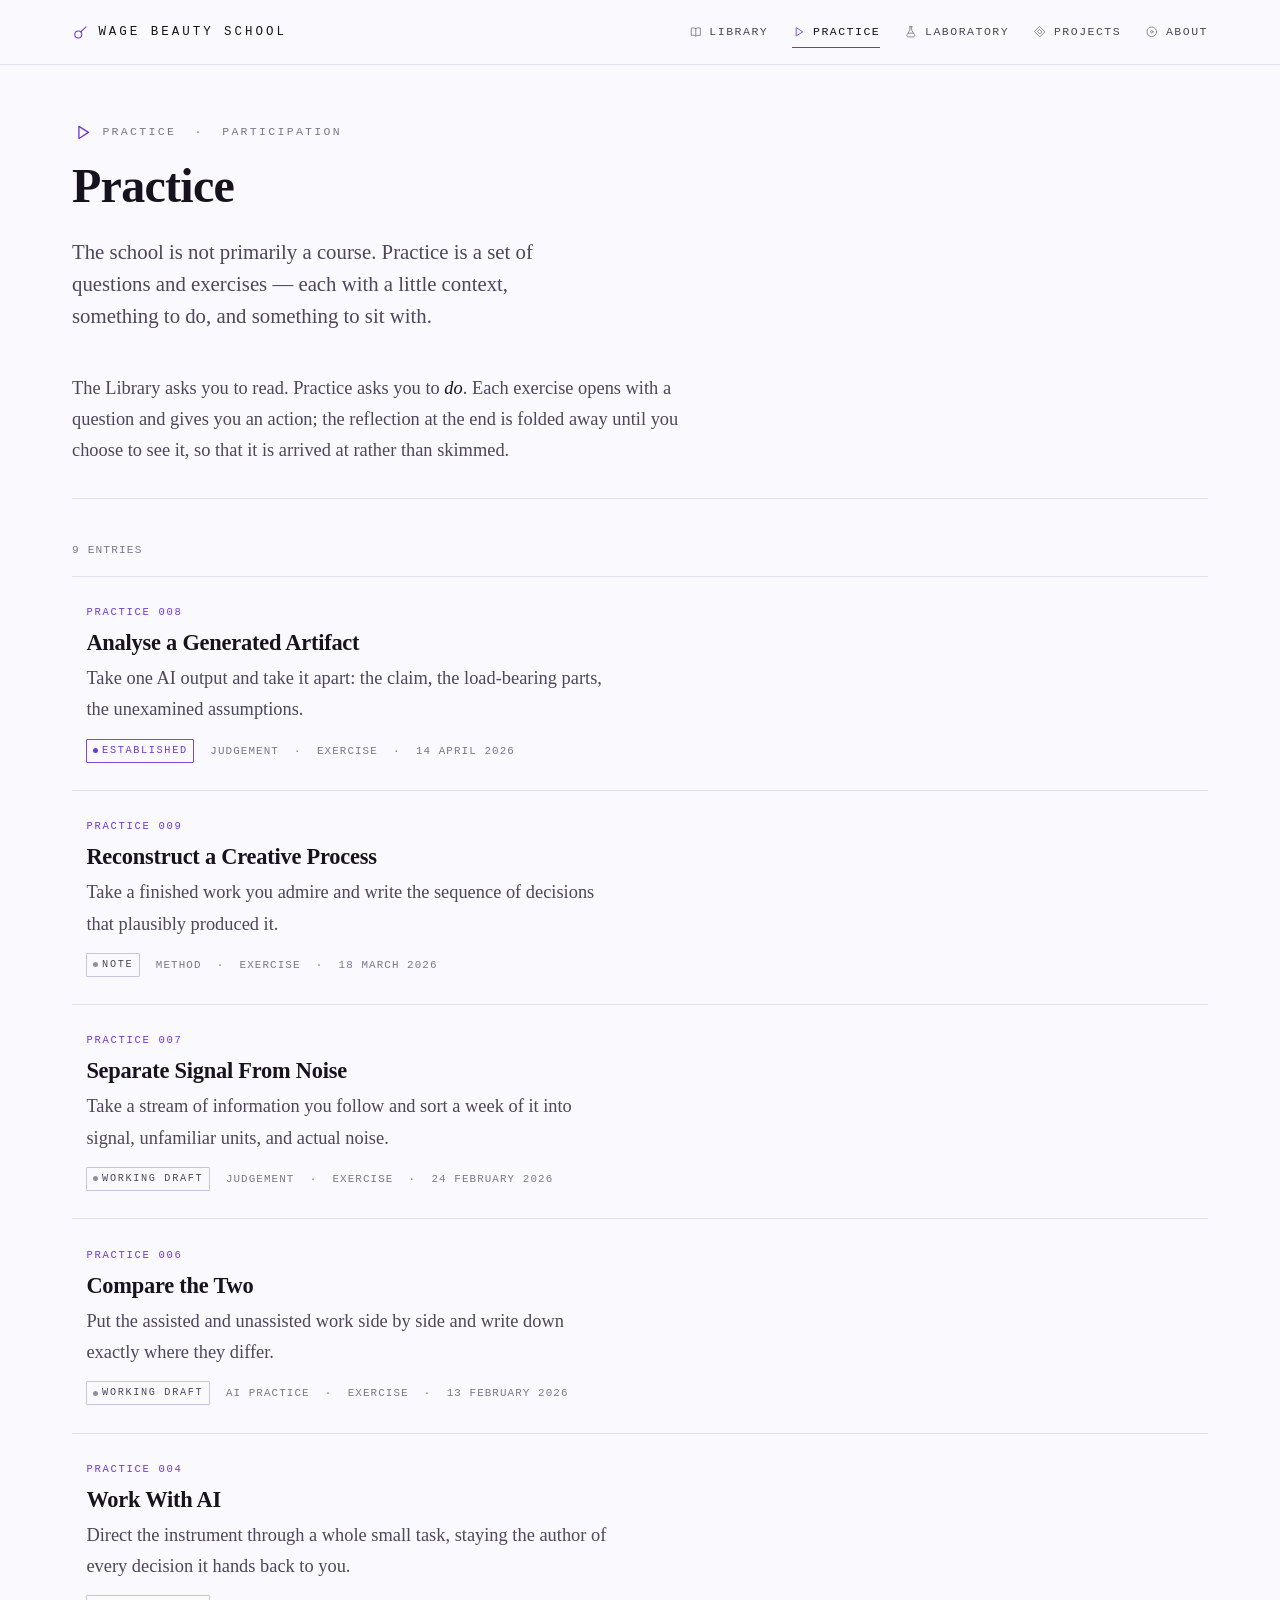
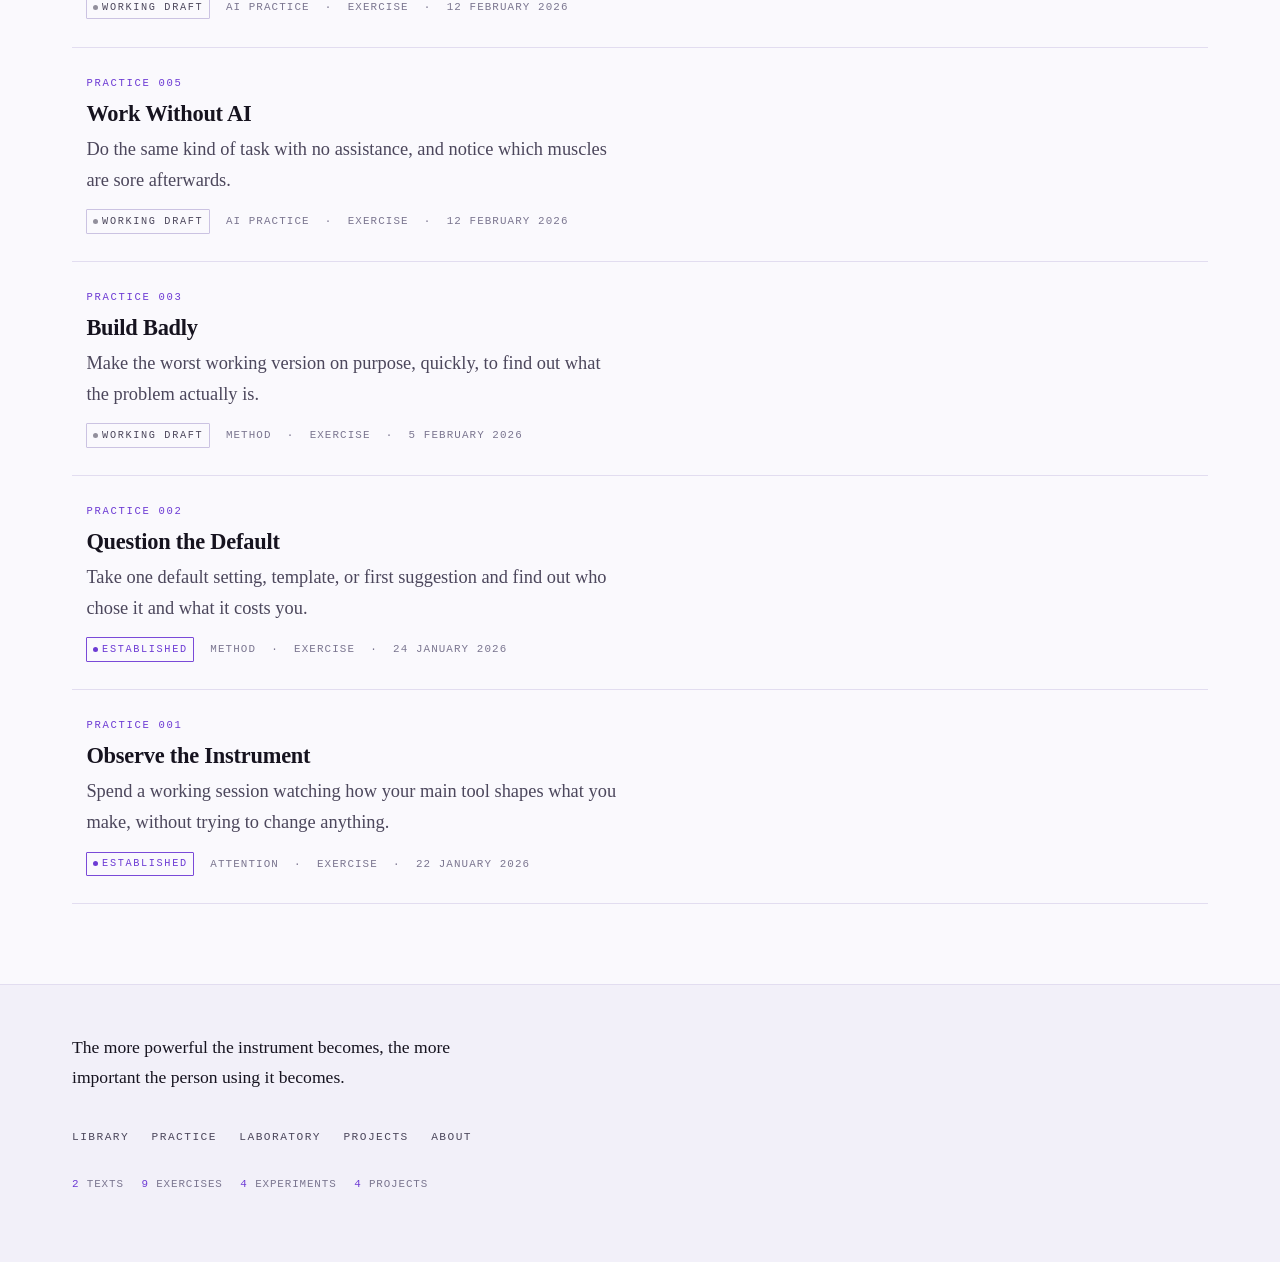
<file: practice.html>
<!DOCTYPE html>
<html lang="en" class="no-js">
<head>
  <meta charset="utf-8">
  <meta name="viewport" content="width=device-width, initial-scale=1">
  <link rel="icon" href="favicon.svg" type="image/svg+xml">
  <meta name="theme-color" content="#0c0b10">
  <title>Practice — Wage Beauty School</title>
  <meta name="description" content="Practice at Wage Beauty School is built around questions and exercises rather than lectures. The Library asks you to read; Practice asks you to do.">
  <link rel="stylesheet" href="css/style.css">
  <script>document.documentElement.classList.replace("no-js", "js");</script>
</head>
<body>
  <a class="skip-link" href="#main">Skip to content</a>

  <header class="site-header">
    <div class="site-header__inner">
      <a class="wordmark" href="index.html"><svg class="sigil" aria-hidden="true"><use href="#s-instrument"></use></svg>Wage Beauty School</a>
      <button class="nav-toggle" type="button" aria-expanded="false" aria-controls="site-nav">Menu</button>
      <nav class="site-nav" id="site-nav" aria-label="Primary">
        <ul>
          <li><a href="library.html"><svg class="sigil" aria-hidden="true"><use href="#s-library"></use></svg>Library</a></li>
          <li><a href="practice.html" aria-current="page"><svg class="sigil" aria-hidden="true"><use href="#s-practice"></use></svg>Practice</a></li>
          <li><a href="laboratory.html"><svg class="sigil" aria-hidden="true"><use href="#s-laboratory"></use></svg>Laboratory</a></li>
          <li><a href="projects.html"><svg class="sigil" aria-hidden="true"><use href="#s-projects"></use></svg>Projects</a></li>
          <li><a href="about.html"><svg class="sigil" aria-hidden="true"><use href="#s-about"></use></svg>About</a></li>
        </ul>
      </nav>
    </div>
  </header>

  <main id="main">
    <div class="wrap">
      <div class="page-head">
        <p class="room-tab"><svg class="sigil" aria-hidden="true"><use href="#s-practice"></use></svg><span>Practice &nbsp;·&nbsp; participation</span></p>
        <h1>Practice</h1>
        <p class="lede">The school is not primarily a course. Practice is a set of questions
        and exercises — each with a little context, something to do, and something to sit with.</p>
      </div>

      <div class="archive-intro">
        <p>The Library asks you to read. Practice asks you to <em>do</em>. Each exercise
        opens with a question and gives you an action; the reflection at the end is folded
        away until you choose to see it, so that it is arrived at rather than skimmed.</p>
      </div>

      <noscript>
        <p class="muted">This index needs JavaScript. The exercises themselves are plain
        Markdown in <a href="content/practice/">content/practice/</a>.</p>
      </noscript>

      <div id="listing" data-collection="practice"></div>
    </div>
  </main>

  <footer class="site-footer">
    <div class="site-footer__inner">
      <p class="creed">The more powerful the instrument becomes, the more important the person using it becomes.</p>
      <nav aria-label="Footer">
        <ul>
          <li><a href="library.html">Library</a></li>
          <li><a href="practice.html">Practice</a></li>
          <li><a href="laboratory.html">Laboratory</a></li>
          <li><a href="projects.html">Projects</a></li>
          <li><a href="about.html">About</a></li>
        </ul>
      </nav>
      <p class="pulse" data-pulse><span>Wage Beauty School &middot; a living school for creative engineers</span></p>
    </div>
  </footer>

  <script src="js/sigils.js"></script>
  <script src="js/data.js"></script>
  <script src="js/collection.js"></script>
  <script src="js/pulse.js"></script>
  <script src="js/main.js"></script>
</body>
</html>
</file>
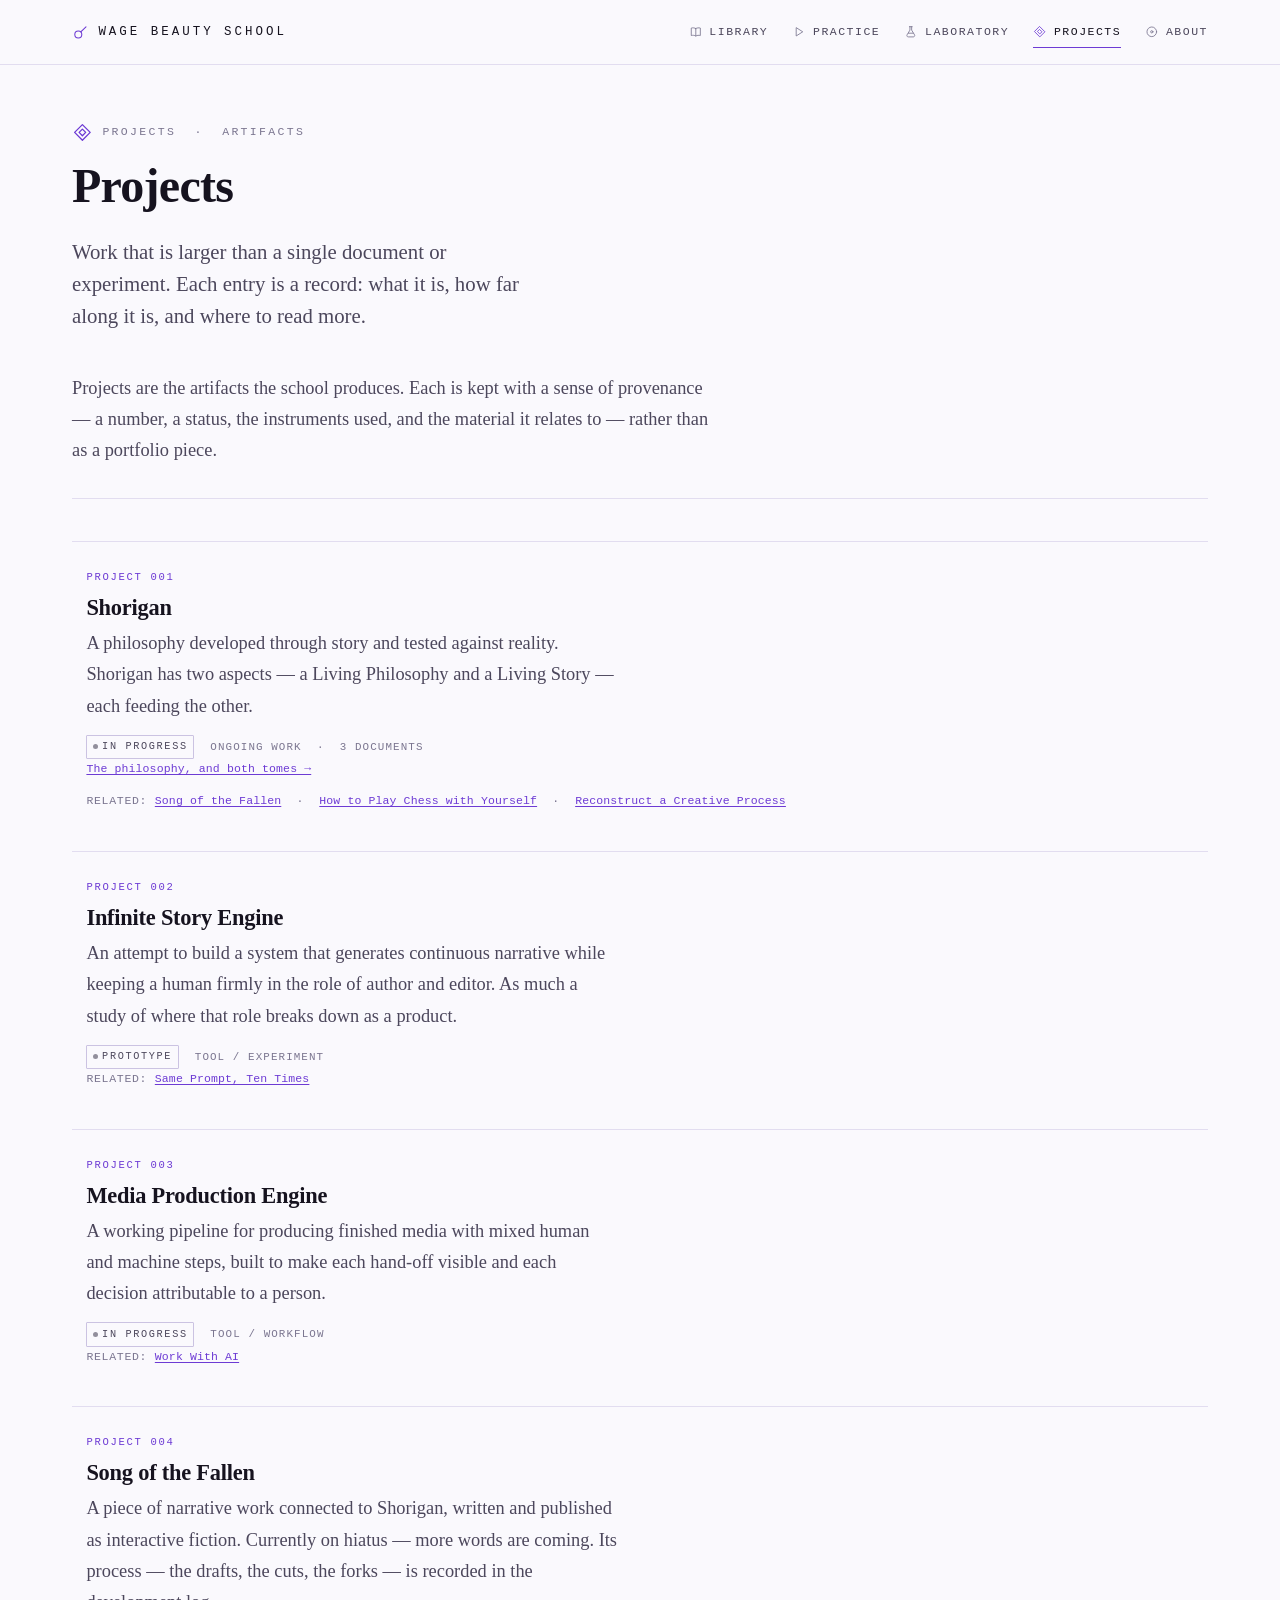
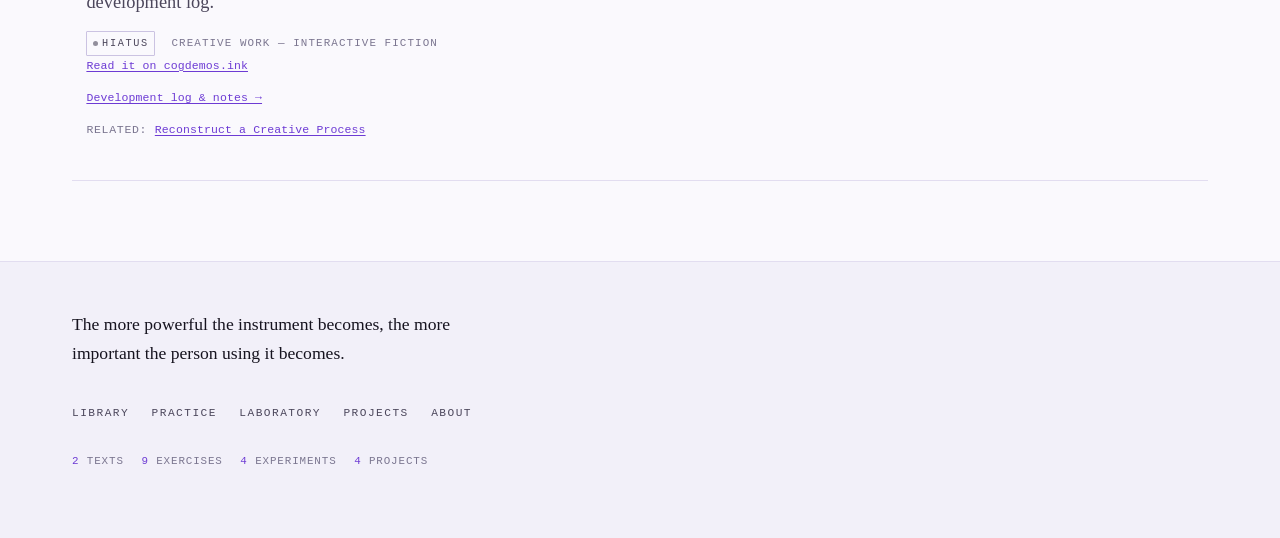
<file: projects.html>
<!DOCTYPE html>
<html lang="en" class="no-js">
<head>
  <meta charset="utf-8">
  <meta name="viewport" content="width=device-width, initial-scale=1">
  <link rel="icon" href="favicon.svg" type="image/svg+xml">
  <meta name="theme-color" content="#0c0b10">
  <title>Projects — Wage Beauty School</title>
  <meta name="description" content="Longer work built or being built at Wage Beauty School: Shorigan, the Infinite Story Engine, the Media Production Engine, and Song of the Fallen. Each entry is a record of provenance.">
  <link rel="stylesheet" href="css/style.css">
  <script>document.documentElement.classList.replace("no-js", "js");</script>
</head>
<body>
  <a class="skip-link" href="#main">Skip to content</a>

  <header class="site-header">
    <div class="site-header__inner">
      <a class="wordmark" href="index.html"><svg class="sigil" aria-hidden="true"><use href="#s-instrument"></use></svg>Wage Beauty School</a>
      <button class="nav-toggle" type="button" aria-expanded="false" aria-controls="site-nav">Menu</button>
      <nav class="site-nav" id="site-nav" aria-label="Primary">
        <ul>
          <li><a href="library.html"><svg class="sigil" aria-hidden="true"><use href="#s-library"></use></svg>Library</a></li>
          <li><a href="practice.html"><svg class="sigil" aria-hidden="true"><use href="#s-practice"></use></svg>Practice</a></li>
          <li><a href="laboratory.html"><svg class="sigil" aria-hidden="true"><use href="#s-laboratory"></use></svg>Laboratory</a></li>
          <li><a href="projects.html" aria-current="page"><svg class="sigil" aria-hidden="true"><use href="#s-projects"></use></svg>Projects</a></li>
          <li><a href="about.html"><svg class="sigil" aria-hidden="true"><use href="#s-about"></use></svg>About</a></li>
        </ul>
      </nav>
    </div>
  </header>

  <main id="main">
    <div class="wrap">
      <div class="page-head">
        <p class="room-tab"><svg class="sigil" aria-hidden="true"><use href="#s-projects"></use></svg><span>Projects &nbsp;·&nbsp; artifacts</span></p>
        <h1>Projects</h1>
        <p class="lede">Work that is larger than a single document or experiment. Each entry
        is a record: what it is, how far along it is, and where to read more.</p>
      </div>

      <div class="archive-intro">
        <p>Projects are the artifacts the school produces. Each is kept with a sense of
        provenance — a number, a status, the instruments used, and the material it relates
        to — rather than as a portfolio piece.</p>
      </div>

      <noscript>
        <p class="muted">This index needs JavaScript. The project records are in
        <a href="content/projects/index.json">content/projects/index.json</a>.</p>
      </noscript>

      <div id="projects"></div>
    </div>
  </main>

  <footer class="site-footer">
    <div class="site-footer__inner">
      <p class="creed">The more powerful the instrument becomes, the more important the person using it becomes.</p>
      <nav aria-label="Footer">
        <ul>
          <li><a href="library.html">Library</a></li>
          <li><a href="practice.html">Practice</a></li>
          <li><a href="laboratory.html">Laboratory</a></li>
          <li><a href="projects.html">Projects</a></li>
          <li><a href="about.html">About</a></li>
        </ul>
      </nav>
      <p class="pulse" data-pulse><span>Wage Beauty School &middot; a living school for creative engineers</span></p>
    </div>
  </footer>

  <script src="js/sigils.js"></script>
  <script src="js/data.js"></script>
  <script src="js/projects.js"></script>
  <script src="js/pulse.js"></script>
  <script src="js/main.js"></script>
</body>
</html>
</file>
<file: css/style.css>
/* =========================================================================
   Wage Beauty School — the Second School
   One stylesheet. Plain CSS. No build step. Edit freely.

   Three voices:
     DISPLAY   — the school's serif, at scale, for identity and titles
     BODY      — the same serif, for comfortable long-form reading
     METADATA  — monospace, uppercase, letter-spaced: numbers, dates,
                 states, instruments, catalogue marks, marginalia

   Colour: ink-black ground, graphite text, one purple. Dark is the
   school's own light; a daylight-archive variant follows the reader's
   system setting.
   Sections: tokens · reset · voices · marks · layout · header · footer ·
             rooms · listings · filters · entry · marginalia · prose ·
             home · reveal · utilities · responsive · motion · print
   ========================================================================= */

/* ---------- tokens : dark is the school's own light -------------------- */
:root {
  --paper:       #0c0b10;   /* the ground */
  --paper-panel: #131119;   /* a raised surface */
  --paper-sink:  #1a1723;   /* an inset surface, code, wells */
  --ink:         #e9e7f0;   /* primary text */
  --ink-soft:    #a6a2b6;   /* secondary text */
  --ink-faint:   #706c83;   /* marginalia, catalogue marks */
  --rule:        #262232;   /* hairlines, like faint graph paper */
  --rule-strong: #3a3450;   /* borders that need to be seen */
  --accent:      #b79cff;   /* the one purple, for reading contrast */
  --accent-deep: #7c3aed;   /* the one purple, for fills and edges */
  --accent-weak: #8b74d6;
  --focus:       #b79cff;
  --sel:         rgba(124, 58, 237, 0.35);

  --serif: "Iowan Old Style", "Palatino Linotype", Palatino, "Book Antiqua", Georgia, "Times New Roman", serif;
  --sans:  "Inter", -apple-system, BlinkMacSystemFont, "Segoe UI", Roboto, "Helvetica Neue", Arial, sans-serif;
  --mono:  "SFMono-Regular", "SF Mono", "JetBrains Mono", Menlo, Consolas, "Liberation Mono", monospace;

  --measure: 40rem;         /* reading column */
  --page-max: 74rem;
  --step: 1.5rem;
  --t: 130ms cubic-bezier(0.4, 0, 0.2, 1);

  color-scheme: dark light;
}

/* daylight-archive variant */
@media (prefers-color-scheme: light) {
  :root {
    --paper:       #faf9fd;
    --paper-panel: #f2f0f9;
    --paper-sink:  #ebe8f5;
    --ink:         #16131f;
    --ink-soft:    #4c475c;
    --ink-faint:   #7b7690;
    --rule:        #e2ddf0;
    --rule-strong: #cbc3e2;
    --accent:      #6d3bd4;
    --accent-deep: #6d3bd4;
    --accent-weak: #7a4ad8;
    --focus:       #6d3bd4;
    --sel:         rgba(109, 59, 212, 0.16);
  }
}

/* ---------- reset ---------------------------------------------------- */
*, *::before, *::after { box-sizing: border-box; }
html { -webkit-text-size-adjust: 100%; scroll-behavior: smooth; }
@media (prefers-reduced-motion: reduce) { html { scroll-behavior: auto; } }
body {
  margin: 0;
  background: var(--paper);
  color: var(--ink);
  font-family: var(--serif);
  font-size: 1.15rem;
  line-height: 1.7;
  font-kerning: normal;
  text-rendering: optimizeLegibility;
  -webkit-font-smoothing: antialiased;
}
h1, h2, h3, h4, h5, h6 { font-weight: 600; line-height: 1.15; margin: 0 0 0.5em; }
p { margin: 0 0 1.1em; }
img { max-width: 100%; height: auto; }
a { color: inherit; text-decoration-thickness: 1px; text-underline-offset: 0.2em; transition: color var(--t); }
a:hover { color: var(--accent); }
:focus-visible { outline: 2px solid var(--focus); outline-offset: 3px; border-radius: 1px; }
hr { border: 0; border-top: 1px solid var(--rule); margin: var(--step) 0; }
::selection { background: var(--sel); }

/* ---------- voices ------------------------------------------------- */
.display {
  font-family: var(--serif);
  font-weight: 600;
  line-height: 1.04;
  letter-spacing: -0.02em;
}
.meta,
.mark {
  font-family: var(--mono);
  font-size: 0.72rem;
  letter-spacing: 0.14em;
  text-transform: uppercase;
  color: var(--ink-faint);
}
.kicker {
  font-family: var(--mono);
  font-size: 0.7rem;
  letter-spacing: 0.26em;
  text-transform: uppercase;
  color: var(--ink-faint);
  margin: 0 0 1.6rem;
}
.lede {
  font-size: 1.3rem;
  line-height: 1.55;
  color: var(--ink-soft);
}
.muted { color: var(--ink-soft); }

/* ---------- marks : catalogue numbers, states, instruments -------- */
.mark {
  display: inline-block;
}
.mark--num { color: var(--accent); }

/* a state / status badge — a catalogue stamp, not a pill */
.tag {
  display: inline-flex;
  align-items: center;
  gap: 0.4em;
  font-family: var(--mono);
  font-size: 0.64rem;
  letter-spacing: 0.16em;
  text-transform: uppercase;
  padding: 0.25em 0.55em;
  border: 1px solid var(--rule-strong);
  color: var(--ink-soft);
  white-space: nowrap;
  border-radius: 1px;
}
.tag::before {
  content: "";
  width: 5px; height: 5px;
  border-radius: 50%;
  background: currentColor;
  opacity: 0.6;
}
.tag--accent { border-color: var(--accent-weak); color: var(--accent); }
.tag--accent::before { opacity: 1; }

/* small sigil, sized to the text beside it */
.sigil {
  width: 1em;
  height: 1em;
  flex: none;
  display: inline-block;
  vertical-align: -0.12em;
  color: var(--ink-faint);
  transition: color var(--t);
}
.sigil--lg { width: 1.9rem; height: 1.9rem; }

/* ---------- layout ---------------------------------------------- */
.skip-link {
  position: absolute;
  left: -999px; top: 0;
  background: var(--accent-deep);
  color: #fff;
  padding: 0.6rem 1rem;
  font-family: var(--mono);
  font-size: 0.8rem;
  letter-spacing: 0.1em;
  text-transform: uppercase;
  z-index: 100;
}
.skip-link:focus { left: 0.5rem; top: 0.5rem; }

.wrap {
  width: 100%;
  max-width: var(--page-max);
  margin: 0 auto;
  padding: 0 1.5rem;
}
.wrap--reading { max-width: 44rem; }

main { display: block; padding: 3.5rem 0 5rem; }
.section-rule { border: 0; border-top: 1px solid var(--rule); margin: 3.5rem 0; }

/* ---------- header / nav -------------------------------------- */
.site-header {
  border-bottom: 1px solid var(--rule);
  background: color-mix(in srgb, var(--paper) 88%, transparent);
  backdrop-filter: saturate(1.4) blur(6px);
  position: sticky;
  top: 0;
  z-index: 40;
}
.site-header__inner {
  display: flex;
  align-items: center;
  justify-content: space-between;
  gap: 1.5rem;
  padding: 1rem 1.5rem;
  max-width: var(--page-max);
  margin: 0 auto;
  flex-wrap: wrap;
}
.wordmark {
  font-family: var(--mono);
  font-size: 0.78rem;
  letter-spacing: 0.24em;
  text-transform: uppercase;
  text-decoration: none;
  color: var(--ink);
  white-space: nowrap;
  display: inline-flex;
  align-items: center;
  gap: 0.6rem;
}
.wordmark:hover { color: var(--accent); }
.wordmark .sigil { color: var(--accent); width: 1.05rem; height: 1.05rem; }

.site-nav ul {
  list-style: none;
  display: flex;
  gap: 0.4rem 1.5rem;
  margin: 0; padding: 0;
  flex-wrap: wrap;
}
.site-nav a {
  font-family: var(--mono);
  font-size: 0.72rem;
  letter-spacing: 0.13em;
  text-transform: uppercase;
  text-decoration: none;
  color: var(--ink-soft);
  padding: 0.35rem 0;
  display: inline-flex;
  align-items: center;
  gap: 0.45rem;
  border-bottom: 1px solid transparent;
}
.site-nav a .sigil { width: 0.85rem; height: 0.85rem; }
.site-nav a:hover { color: var(--ink); }
.site-nav a:hover .sigil { color: var(--accent); }
.site-nav a[aria-current="page"] {
  color: var(--ink);
  border-bottom-color: var(--accent);
}
.site-nav a[aria-current="page"] .sigil { color: var(--accent); }

.nav-toggle { display: none; }

/* ---------- footer ------------------------------------------- */
.site-footer {
  border-top: 1px solid var(--rule);
  background: var(--paper-panel);
}
.site-footer__inner {
  max-width: var(--page-max);
  margin: 0 auto;
  padding: 3rem 1.5rem 3.5rem;
  display: grid;
  gap: 1.6rem;
}
.site-footer .creed {
  font-family: var(--serif);
  font-size: 1.1rem;
  color: var(--ink);
  max-width: 44ch;
  margin: 0;
}
.site-footer nav ul {
  list-style: none;
  margin: 0; padding: 0;
  display: flex;
  flex-wrap: wrap;
  gap: 0.6rem 1.4rem;
}
.site-footer nav a {
  font-family: var(--mono);
  font-size: 0.7rem;
  letter-spacing: 0.13em;
  text-transform: uppercase;
  color: var(--ink-soft);
  text-decoration: none;
}
.site-footer nav a:hover { color: var(--accent); }
.site-footer .pulse {
  font-family: var(--mono);
  font-size: 0.68rem;
  letter-spacing: 0.08em;
  text-transform: uppercase;
  color: var(--ink-faint);
  display: flex;
  flex-wrap: wrap;
  gap: 0.3rem 1.1rem;
}
.site-footer .pulse b { color: var(--accent); font-weight: 400; }

/* ---------- rooms : the school's index ---------------------- */
.rooms {
  display: grid;
  gap: 1px;
  background: var(--rule);
  border: 1px solid var(--rule);
  margin: 0;
}
@media (min-width: 42rem) {
  .rooms { grid-template-columns: 1fr 1fr; }
}
.room {
  background: var(--paper);
  padding: 1.7rem 1.5rem 1.9rem;
  text-decoration: none;
  color: inherit;
  display: grid;
  grid-template-columns: 2.1rem 1fr;
  gap: 0.2rem 1rem;
  align-items: start;
  position: relative;
  transition: background var(--t);
}
.room::after {
  content: "";
  position: absolute;
  left: 0; top: 0; bottom: 0;
  width: 2px;
  background: var(--accent-deep);
  transform: scaleY(0);
  transform-origin: top;
  transition: transform var(--t);
}
.room:hover, .room:focus-visible { background: var(--paper-panel); }
.room:hover::after, .room:focus-visible::after { transform: scaleY(1); }
.room:hover .sigil { color: var(--accent); }
.room__sigil { grid-row: 1 / span 3; }
.room__sigil .sigil { width: 1.75rem; height: 1.75rem; }
.room__name {
  font-family: var(--serif);
  font-size: 1.4rem;
  font-weight: 600;
  margin: 0;
  letter-spacing: -0.01em;
}
.room:hover .room__name { color: var(--accent); }
.room__line {
  margin: 0.35rem 0 0;
  font-size: 0.98rem;
  color: var(--ink-soft);
  max-width: 34ch;
}
.room__count {
  margin: 0.7rem 0 0;
  font-family: var(--mono);
  font-size: 0.66rem;
  letter-spacing: 0.14em;
  text-transform: uppercase;
  color: var(--ink-faint);
}
.room__count b { color: var(--accent); font-weight: 400; }

/* ---------- listings : a living archive -------------------- */
.page-head { margin-bottom: 2.5rem; }
.page-head .room-tab {
  display: inline-flex;
  align-items: center;
  gap: 0.6rem;
  margin-bottom: 1.1rem;
}
.page-head .room-tab .sigil { width: 1.3rem; height: 1.3rem; color: var(--accent); }
.page-head .room-tab span {
  font-family: var(--mono);
  font-size: 0.72rem;
  letter-spacing: 0.2em;
  text-transform: uppercase;
  color: var(--ink-faint);
}
.page-head h1 {
  font-family: var(--serif);
  font-weight: 600;
  font-size: clamp(2rem, 5vw, 3rem);
  letter-spacing: -0.015em;
  line-height: 1.08;
}
.page-head .lede { margin-top: 0.9rem; max-width: 46ch; }

.archive-intro,
.library-intro {
  margin: 0 0 2.6rem;
  padding-bottom: 2rem;
  border-bottom: 1px solid var(--rule);
  color: var(--ink-soft);
}
.archive-intro p, .library-intro p { margin: 0 0 0.9em; max-width: var(--measure); }
.archive-intro em, .library-intro em { color: var(--ink); font-style: italic; }
.archive-intro > :last-child, .library-intro > :last-child { margin-bottom: 0; }

.entry-list {
  list-style: none;
  margin: 0; padding: 0;
  border-top: 1px solid var(--rule);
}
.entry-card {
  border-bottom: 1px solid var(--rule);
  position: relative;
  transition: background var(--t);
}
.entry-card:hover { background: var(--paper-panel); }
.entry-card::after {
  content: "";
  position: absolute;
  left: 0; top: 0; bottom: 0;
  width: 2px;
  background: var(--accent-deep);
  transform: scaleY(0);
  transform-origin: center;
  transition: transform var(--t);
}
.entry-card:hover::after { transform: scaleY(1); }
.entry-card > .entry-card__link,
.entry-card > .entry-card__body {
  display: block;
  padding: 1.7rem 0 1.7rem 0.9rem;
}
.entry-card__link { text-decoration: none; color: inherit; }
.entry-card__num {
  font-family: var(--mono);
  font-size: 0.66rem;
  letter-spacing: 0.16em;
  text-transform: uppercase;
  color: var(--ink-faint);
  display: block;
  margin-bottom: 0.5rem;
}
.entry-card__num b { color: var(--accent); font-weight: 400; }
.entry-card__title {
  font-family: var(--serif);
  font-weight: 600;
  font-size: 1.4rem;
  letter-spacing: -0.01em;
  margin: 0 0 0.4rem;
  transition: color var(--t);
}
.entry-card__link:hover .entry-card__title { color: var(--accent); }
.entry-card__desc {
  margin: 0.45rem 0 0.8rem;
  color: var(--ink-soft);
  max-width: 58ch;
}
.entry-card__meta {
  display: flex;
  flex-wrap: wrap;
  gap: 0.55rem 1rem;
  align-items: center;
  font-family: var(--mono);
  font-size: 0.68rem;
  letter-spacing: 0.1em;
  text-transform: uppercase;
  color: var(--ink-faint);
}

/* ---------- filters / search ----------------------------- */
.filters {
  display: grid;
  gap: 1.3rem;
  margin-bottom: 2rem;
  padding-bottom: 1.7rem;
  border-bottom: 1px solid var(--rule);
}
.search-field label {
  display: block;
  font-family: var(--mono);
  font-size: 0.7rem;
  letter-spacing: 0.14em;
  text-transform: uppercase;
  color: var(--ink-faint);
  margin-bottom: 0.5rem;
}
.search-field input {
  width: 100%;
  font-family: var(--serif);
  font-size: 1.08rem;
  padding: 0.65rem 0.75rem;
  background: var(--paper-panel);
  border: 1px solid var(--rule-strong);
  color: var(--ink);
  border-radius: 1px;
  transition: border-color var(--t);
}
.search-field input:focus { border-color: var(--accent-weak); outline-offset: 1px; }
.search-field input::placeholder { color: var(--ink-faint); }

.category-filter {
  display: flex;
  flex-wrap: wrap;
  gap: 0.5rem;
}
.category-filter button {
  font-family: var(--mono);
  font-size: 0.68rem;
  letter-spacing: 0.08em;
  text-transform: uppercase;
  padding: 0.4rem 0.7rem;
  background: transparent;
  border: 1px solid var(--rule-strong);
  color: var(--ink-soft);
  cursor: pointer;
  border-radius: 1px;
  transition: border-color var(--t), color var(--t), background var(--t);
}
.category-filter button:hover { border-color: var(--accent-weak); color: var(--ink); }
.category-filter button[aria-pressed="true"] {
  background: var(--accent-deep);
  border-color: var(--accent-deep);
  color: #fff;
}

.result-count {
  font-family: var(--mono);
  font-size: 0.7rem;
  letter-spacing: 0.1em;
  text-transform: uppercase;
  color: var(--ink-faint);
  margin-bottom: 1rem;
}
.empty-state {
  padding: 2.5rem 0;
  color: var(--ink-soft);
  font-style: italic;
}

/* ---------- single entry -------------------------------- */
.entry-layout { max-width: 44rem; }
.entry-main { min-width: 0; }

.entry-header {
  margin-bottom: 2.6rem;
  padding-bottom: 1.9rem;
  border-bottom: 1px solid var(--rule);
}
.entry-header .kicker {
  display: flex;
  align-items: center;
  gap: 0.6rem;
  margin-bottom: 1.3rem;
}
.entry-header .kicker .sigil { width: 1.05rem; height: 1.05rem; color: var(--accent); }
.entry-header h1 {
  font-family: var(--serif);
  font-weight: 600;
  font-size: clamp(1.9rem, 4.5vw, 2.8rem);
  letter-spacing: -0.015em;
  line-height: 1.1;
  margin-bottom: 0.9rem;
}

/* a one-line catalogue record beneath the title */
.entry-record {
  display: flex;
  flex-wrap: wrap;
  align-items: center;
  gap: 0.6rem 1rem;
  margin: 1.3rem 0 0;
  font-family: var(--mono);
  font-size: 0.7rem;
  letter-spacing: 0.08em;
  text-transform: uppercase;
  color: var(--ink-faint);
}
.entry-record .tag { font-size: 0.62rem; }

.related, .doc-list {
  margin-top: 3.5rem;
  padding-top: 1.9rem;
  border-top: 1px solid var(--rule);
}
.related h2, .doc-list h2 {
  font-family: var(--mono);
  font-size: 0.72rem;
  letter-spacing: 0.16em;
  text-transform: uppercase;
  color: var(--ink-faint);
  margin: 0 0 1rem;
}
.related ul { list-style: none; margin: 0; padding: 0; }
.related li { padding: 0.6rem 0; border-bottom: 1px solid var(--rule); }
.related li:first-child { border-top: 1px solid var(--rule); }
.related a { text-decoration: none; color: var(--ink); }
.related a:hover { color: var(--accent); text-decoration: underline; }
.related .related__where {
  font-family: var(--mono);
  font-size: 0.64rem;
  letter-spacing: 0.1em;
  text-transform: uppercase;
  color: var(--ink-faint);
  margin-left: 0.5rem;
}

.doc-list h3 {
  font-family: var(--serif);
  font-size: 1.2rem;
  color: var(--ink);
  margin: 1.9rem 0 0.4rem;
}
.doc-list ul { list-style: none; margin: 0; padding: 0; }
.doc-list li { border-top: 1px solid var(--rule); transition: background var(--t); }
.doc-list li:last-child { border-bottom: 1px solid var(--rule); }
.doc-list li:hover { background: var(--paper-panel); }
.doc-list__link {
  display: block;
  padding: 1rem 0.8rem;
  text-decoration: none;
  color: inherit;
}
.doc-list__link:hover .doc-list__title { color: var(--accent); }
.doc-list__title { display: block; font-size: 1.2rem; font-weight: 600; transition: color var(--t); }
.doc-list__desc {
  display: block;
  margin-top: 0.3rem;
  font-size: 0.95rem;
  color: var(--ink-soft);
  max-width: 60ch;
}

.back-link {
  font-family: var(--mono);
  font-size: 0.7rem;
  letter-spacing: 0.13em;
  text-transform: uppercase;
  text-decoration: none;
  color: var(--ink-soft);
  display: inline-block;
  margin-bottom: 2rem;
  transition: color var(--t);
}
.back-link:hover { color: var(--accent); }
.back-link::before { content: "\2190\00a0\00a0"; }

.meta-line {
  font-family: var(--mono);
  font-size: 0.72rem;
  letter-spacing: 0.06em;
  color: var(--ink-faint);
  text-transform: uppercase;
}
.meta-line a { text-transform: none; letter-spacing: 0.01em; color: var(--accent); }
.entry-header__links { margin: 1.2rem 0 0; }

/* ---------- reveal : a small "do" gesture for Practice --- */
.reveal { margin: 1.6em 0; }
.reveal > summary {
  list-style: none;
  cursor: pointer;
  font-family: var(--mono);
  font-size: 0.72rem;
  letter-spacing: 0.14em;
  text-transform: uppercase;
  color: var(--accent);
  display: inline-flex;
  align-items: center;
  gap: 0.5rem;
  padding: 0.5rem 0.8rem;
  border: 1px solid var(--rule-strong);
  border-radius: 1px;
  transition: border-color var(--t), background var(--t);
}
.reveal > summary::-webkit-details-marker { display: none; }
.reveal > summary::before { content: "+"; font-size: 1rem; line-height: 1; }
.reveal[open] > summary::before { content: "\2212"; }
.reveal > summary:hover { border-color: var(--accent-weak); background: var(--paper-panel); }
.reveal[open] > summary { margin-bottom: 1em; }
.reveal__body > :first-child { margin-top: 0; }

/* ---------- prose : long-form reading ------------------- */
.prose { max-width: var(--measure); }
.prose > * + * { margin-top: 1.15em; }
.prose h2 {
  font-family: var(--serif);
  font-weight: 600;
  font-size: 1.55rem;
  letter-spacing: -0.01em;
  margin-top: 2.5em;
}
.prose h3 { font-size: 1.2rem; margin-top: 2em; }
.prose h4 {
  font-family: var(--mono);
  font-size: 0.76rem;
  letter-spacing: 0.14em;
  text-transform: uppercase;
  color: var(--ink-faint);
  margin-top: 2em;
}
.prose h2:first-child, .prose h3:first-child, .prose h4:first-child { margin-top: 0; }
.prose a { color: var(--accent); text-decoration: underline; text-decoration-color: var(--rule-strong); }
.prose a:hover { text-decoration-color: currentColor; }
.prose blockquote {
  margin: 1.7em 0;
  padding-left: 1.3rem;
  border-left: 2px solid var(--accent-deep);
  color: var(--ink-soft);
  font-style: italic;
}
.prose blockquote p:last-child { margin-bottom: 0; }
.prose ul, .prose ol { padding-left: 1.3rem; }
.prose li { margin: 0.35em 0; }
.prose li::marker { color: var(--accent-weak); }
.prose strong { color: var(--ink); }
.prose code {
  font-family: var(--mono);
  font-size: 0.85em;
  background: var(--paper-sink);
  padding: 0.12em 0.38em;
  border-radius: 2px;
}
.prose pre {
  font-family: var(--mono);
  font-size: 0.85rem;
  line-height: 1.55;
  background: var(--paper-sink);
  border: 1px solid var(--rule);
  padding: 1rem 1.1rem;
  overflow-x: auto;
  border-radius: 1px;
}
.prose pre code { background: none; padding: 0; }
.prose hr {
  margin: 2.6em auto;
  width: 4rem;
  border-top: 1px solid var(--rule-strong);
}
.prose img { border: 1px solid var(--rule); }
.prose table {
  width: 100%;
  border-collapse: collapse;
  margin: 1.7em 0;
  font-size: 0.94rem;
  display: block;
  overflow-x: auto;
}
.prose th, .prose td {
  text-align: left;
  vertical-align: top;
  padding: 0.55rem 0.9rem 0.55rem 0;
  border-bottom: 1px solid var(--rule);
}
.prose th {
  font-family: var(--mono);
  font-size: 0.68rem;
  letter-spacing: 0.1em;
  text-transform: uppercase;
  color: var(--ink-faint);
  border-bottom-color: var(--rule-strong);
  white-space: nowrap;
}
.prose td:last-child, .prose th:last-child { padding-right: 0; }

/* ---------- home : the entrance hall ------------------- */
.hall { padding: 1rem 0 0; }
.hall__id {
  font-family: var(--mono);
  font-size: 0.72rem;
  letter-spacing: 0.28em;
  text-transform: uppercase;
  color: var(--ink-faint);
  display: flex;
  align-items: center;
  gap: 0.7rem;
  margin: 0 0 2.2rem;
}
.hall__id .sigil { width: 1.1rem; height: 1.1rem; color: var(--accent); }
.hall h1 {
  font-family: var(--serif);
  font-weight: 600;
  font-size: clamp(2.6rem, 8vw, 5rem);
  line-height: 1.02;
  letter-spacing: -0.025em;
  margin: 0;
  max-width: 15ch;
}
.hall h1 .soft { color: var(--accent-weak); display: block; }
.hall__sub {
  margin: 1.8rem 0 0;
  font-size: 1.3rem;
  color: var(--ink-soft);
}

/* signal -> pause -> idea -> invitation -> depth */
.hall__pause { margin: 3.5rem 0; border: 0; border-top: 1px solid var(--rule); }

.hall__idea {
  display: grid;
  gap: 2rem 3rem;
  grid-template-columns: 1fr;
  max-width: 54rem;
}
@media (min-width: 44rem) { .hall__idea { grid-template-columns: 1fr 1fr; } }
.hall__idea h2 {
  font-family: var(--mono);
  font-size: 0.72rem;
  letter-spacing: 0.16em;
  text-transform: uppercase;
  color: var(--ink-faint);
  margin: 0 0 0.7rem;
}
.hall__idea p { margin: 0 0 0.8rem; color: var(--ink-soft); }
.hall__idea a.more {
  font-family: var(--mono);
  font-size: 0.7rem;
  letter-spacing: 0.13em;
  text-transform: uppercase;
  color: var(--accent);
  text-decoration: none;
}
.hall__idea a.more:hover { text-decoration: underline; }

.hall__creed {
  margin: 3.5rem 0;
  font-family: var(--serif);
  font-size: clamp(1.3rem, 3.5vw, 1.9rem);
  line-height: 1.35;
  color: var(--ink);
  max-width: 24ch;
  border-left: 2px solid var(--accent-deep);
  padding-left: 1.3rem;
}

.hall__enter {
  font-family: var(--mono);
  font-size: 0.72rem;
  letter-spacing: 0.2em;
  text-transform: uppercase;
  color: var(--ink-faint);
  margin: 0 0 1.2rem;
}
.hall__depth {
  margin-top: 3.5rem;
  padding-top: 1.8rem;
  border-top: 1px solid var(--rule);
  font-family: var(--mono);
  font-size: 0.72rem;
  letter-spacing: 0.06em;
  text-transform: uppercase;
  color: var(--ink-faint);
  display: flex;
  flex-wrap: wrap;
  gap: 0.4rem 1.4rem;
  align-items: baseline;
}
.hall__depth a { color: var(--accent); text-decoration: none; }
.hall__depth a:hover { text-decoration: underline; }
.hall__depth b { color: var(--accent); font-weight: 400; }

/* ---------- the instrument : a played scene ---------- */
.scene {
  display: grid;
  gap: 2.5rem;
  grid-template-columns: 1fr;
  align-items: start;
}
@media (min-width: 60rem) {
  .scene { grid-template-columns: 15rem minmax(0, 40rem); gap: 0 3.5rem; }
  .scene__board { position: sticky; top: 5rem; }
}

.scene__board {
  border: 1px solid var(--rule-strong);
  border-radius: 1px;
  padding: 1.1rem 1.2rem 1.3rem;
  background: var(--paper-panel);
}
.scene__who {
  font-family: var(--mono);
  font-size: 0.66rem;
  letter-spacing: 0.08em;
  text-transform: uppercase;
  color: var(--ink-faint);
  margin: 0 0 1.1rem;
  line-height: 1.5;
}
.scene__who b { color: var(--ink); }
.scene__who span { color: var(--accent); }

.mk { margin: 0 0 0.85rem; position: relative; }
.mk:last-of-type { margin-bottom: 0; }
.mk__label {
  display: block;
  font-family: var(--mono);
  font-size: 0.6rem;
  letter-spacing: 0.16em;
  text-transform: uppercase;
  color: var(--ink-faint);
  margin-bottom: 0.25rem;
}
.mk__pips {
  font-size: 0.9rem;
  letter-spacing: 0.28em;
  color: var(--accent);
}
.mk__slide {
  display: block;
  position: relative;
  height: 3px;
  background: var(--rule-strong);
  margin: 0.55rem 0 0.4rem;
}
.mk__slide i {
  position: absolute;
  top: 50%;
  width: 9px; height: 9px;
  margin: -4.5px 0 0 -4.5px;
  border-radius: 50%;
  background: var(--accent);
  transition: left var(--t);
}
.mk__poles {
  display: flex;
  justify-content: space-between;
  font-family: var(--mono);
  font-size: 0.56rem;
  letter-spacing: 0.08em;
  text-transform: uppercase;
  color: var(--ink-faint);
}
.mk__delta {
  position: absolute;
  right: 0; top: 0;
  font-family: var(--mono);
  font-size: 0.6rem;
  letter-spacing: 0.05em;
  color: var(--accent);
  animation: mkflash 1.4s ease forwards;
}
@keyframes mkflash { 0% { opacity: 0; } 12% { opacity: 1; } 70% { opacity: 1; } 100% { opacity: 0; } }
.scene__live {
  margin: 0.9rem 0 0;
  font-family: var(--mono);
  font-size: 0.58rem;
  letter-spacing: 0.04em;
  color: var(--ink-faint);
  min-height: 1em;
}

.scene__stage { min-width: 0; }
.scene__mark {
  display: flex;
  align-items: center;
  gap: 0.55rem;
  font-family: var(--mono);
  font-size: 0.7rem;
  letter-spacing: 0.16em;
  text-transform: uppercase;
  color: var(--ink-faint);
  margin: 0 0 1.4rem;
}
.scene__mark .sigil { width: 1rem; height: 1rem; color: var(--accent); }
.scene__title, .scene__set {
  font-family: var(--serif);
  font-weight: 600;
  letter-spacing: -0.015em;
  line-height: 1.1;
}
.scene__title { font-size: clamp(1.9rem, 5vw, 2.7rem); margin: 0 0 1.4rem; }
.scene__set { font-size: 1.55rem; margin: 0 0 1.2rem; }
.scene__progress {
  font-family: var(--mono);
  font-size: 0.62rem;
  letter-spacing: 0.14em;
  text-transform: uppercase;
  color: var(--ink-faint);
  margin: 0 0 1.6rem;
}
.scene__prompt {
  font-family: var(--mono);
  font-size: 0.72rem;
  letter-spacing: 0.12em;
  text-transform: uppercase;
  color: var(--accent);
  margin: 0 0 1rem;
}
.scene__prose { font-size: 1.12rem; }
.scene__prose p { margin: 0 0 1em; }
.scene__prose--result p:first-child { color: var(--ink); }

.scene__temperament,
.scene__aside {
  border-left: 2px solid var(--accent-deep);
  padding-left: 1.2rem;
  margin: 1.8rem 0;
  color: var(--ink-soft);
}
.scene__temperament b { color: var(--ink); }
.scene__aside {
  font-style: italic;
  display: flex;
  gap: 0.6rem;
  align-items: baseline;
}

.opts { display: grid; gap: 0.6rem; margin-top: 1.8rem; }
.opt {
  text-align: left;
  background: var(--paper-panel);
  border: 1px solid var(--rule-strong);
  border-radius: 1px;
  padding: 0.9rem 1rem;
  color: var(--ink);
  font-family: var(--serif);
  font-size: 1.02rem;
  line-height: 1.4;
  cursor: pointer;
  position: relative;
  transition: border-color var(--t), background var(--t), transform var(--t);
}
.opt:hover { border-color: var(--accent-weak); background: var(--paper-sink); }
.opt:active { transform: translateY(1px); }
.opt__label { display: block; }
.opt__against, .opt__persona {
  display: inline-block;
  margin-top: 0.35rem;
  font-family: var(--mono);
  font-size: 0.58rem;
  letter-spacing: 0.12em;
  text-transform: uppercase;
  color: var(--ink-faint);
}
.opt__persona { color: var(--accent); }

.scene__go { margin-top: 2rem; }
.scene__btn {
  font-family: var(--mono);
  font-size: 0.72rem;
  letter-spacing: 0.16em;
  text-transform: uppercase;
  background: var(--accent-deep);
  color: #fff;
  border: 0;
  border-radius: 1px;
  padding: 0.7rem 1.3rem;
  cursor: pointer;
  transition: filter var(--t);
}
.scene__btn:hover { filter: brightness(1.12); }

.jester {
  border: 1px solid var(--rule-strong);
  border-left: 2px solid var(--accent-deep);
  border-radius: 1px;
  padding: 1.3rem 1.4rem;
  margin: 2.2rem 0;
  background: var(--paper-panel);
}
.jester__who {
  display: flex;
  align-items: center;
  gap: 0.55rem;
  font-family: var(--mono);
  font-size: 0.64rem;
  letter-spacing: 0.16em;
  text-transform: uppercase;
  color: var(--ink-faint);
  margin: 0 0 0.9rem;
}
.sigil--jester { width: 1rem; height: 1rem; color: var(--accent); }
.jester p { font-style: italic; color: var(--ink-soft); margin: 0 0 0.8em; }
.jester p:last-child { margin-bottom: 0; }
.jester__q {
  font-style: normal !important;
  color: var(--ink) !important;
  font-size: 1.08rem;
  margin-top: 1rem !important;
}

.scene__passages {
  margin-top: 2.4rem;
  padding-top: 1.8rem;
  border-top: 1px solid var(--rule);
  display: grid;
  gap: 0.7rem;
}
.scene__passage {
  font-family: var(--mono);
  font-size: 0.7rem;
  letter-spacing: 0.1em;
  text-transform: uppercase;
  color: var(--accent);
  text-decoration: none;
  background: none;
  border: 0;
  padding: 0;
  text-align: left;
  cursor: pointer;
}
.scene__passage:hover { text-decoration: underline; }

/* an interactive in a room listing */
.instruments {
  margin: 0 0 2.8rem;
  padding-bottom: 2rem;
  border-bottom: 1px solid var(--rule);
}
.instruments h2 {
  font-family: var(--mono);
  font-size: 0.72rem;
  letter-spacing: 0.16em;
  text-transform: uppercase;
  color: var(--ink-faint);
  margin: 0 0 1rem;
}
.instrument-card {
  display: block;
  text-decoration: none;
  color: inherit;
  border: 1px solid var(--rule-strong);
  border-radius: 1px;
  padding: 1.3rem 1.4rem;
  background: var(--paper-panel);
  transition: border-color var(--t), background var(--t);
}
.instrument-card:hover { border-color: var(--accent-weak); background: var(--paper-sink); }
.instrument-card__tag {
  display: flex;
  align-items: center;
  gap: 0.5rem;
  font-family: var(--mono);
  font-size: 0.62rem;
  letter-spacing: 0.14em;
  text-transform: uppercase;
  color: var(--accent);
  margin: 0 0 0.6rem;
}
.instrument-card__tag .sigil { width: 0.95rem; height: 0.95rem; }
.instrument-card h3 { font-size: 1.35rem; margin: 0 0 0.35rem; }
.instrument-card:hover h3 { color: var(--accent); }
.instrument-card p { margin: 0; color: var(--ink-soft); font-size: 0.98rem; }
.instrument-card__walked {
  margin-top: 0.6rem !important;
  font-family: var(--mono);
  font-size: 0.6rem;
  letter-spacing: 0.1em;
  text-transform: uppercase;
  color: var(--ink-faint) !important;
}

@media (prefers-reduced-motion: reduce) {
  .mk__slide i, .mk__delta { transition: none; animation: none; }
  .mk__delta { opacity: 1; }
}

/* ---------- utilities -------------------------------- */
.stack > * + * { margin-top: var(--step); }
.center { text-align: center; }
.nowrap { white-space: nowrap; }
[hidden] { display: none !important; }

/* ---------- responsive nav ------------------------ */
@media (max-width: 44rem) {
  .site-header__inner { flex-wrap: wrap; }
  .js .nav-toggle {
    display: inline-flex;
    align-items: center;
    gap: 0.4rem;
    background: transparent;
    border: 1px solid var(--rule-strong);
    color: var(--ink);
    font-family: var(--mono);
    font-size: 0.7rem;
    letter-spacing: 0.13em;
    text-transform: uppercase;
    padding: 0.4rem 0.65rem;
    cursor: pointer;
    border-radius: 1px;
  }
  .js .site-nav { display: none; flex-basis: 100%; width: 100%; }
  .js .site-nav.is-open { display: block; }
  .site-nav ul { flex-direction: column; gap: 0; padding: 0.5rem 0 0.75rem; }
  .site-nav li { border-top: 1px solid var(--rule); }
  .site-nav a { display: flex; padding: 0.8rem 0; font-size: 0.8rem; }
  .site-nav a .sigil { width: 1rem; height: 1rem; }
}

@media (max-width: 34rem) {
  body { font-size: 1.08rem; }
  .room { grid-template-columns: 1.8rem 1fr; padding: 1.4rem 1.2rem 1.5rem; }
}

/* ---------- motion -------------------------------- */
@media (prefers-reduced-motion: reduce) {
  *, *::before, *::after {
    animation-duration: 0.01ms !important;
    transition-duration: 0.01ms !important;
  }
  .room::after, .entry-card::after { transition: none; }
}

/* ---------- print -------------------------------- */
@media print {
  .site-header, .site-footer, .back-link, .related, .doc-list, .nav-toggle,
  .filters, .hall__depth { display: none; }
  body { background: #fff; color: #000; font-size: 11pt; }
  .prose, .entry-layout .prose { max-width: none; }
  .entry-layout { display: block; }
}
</file>
